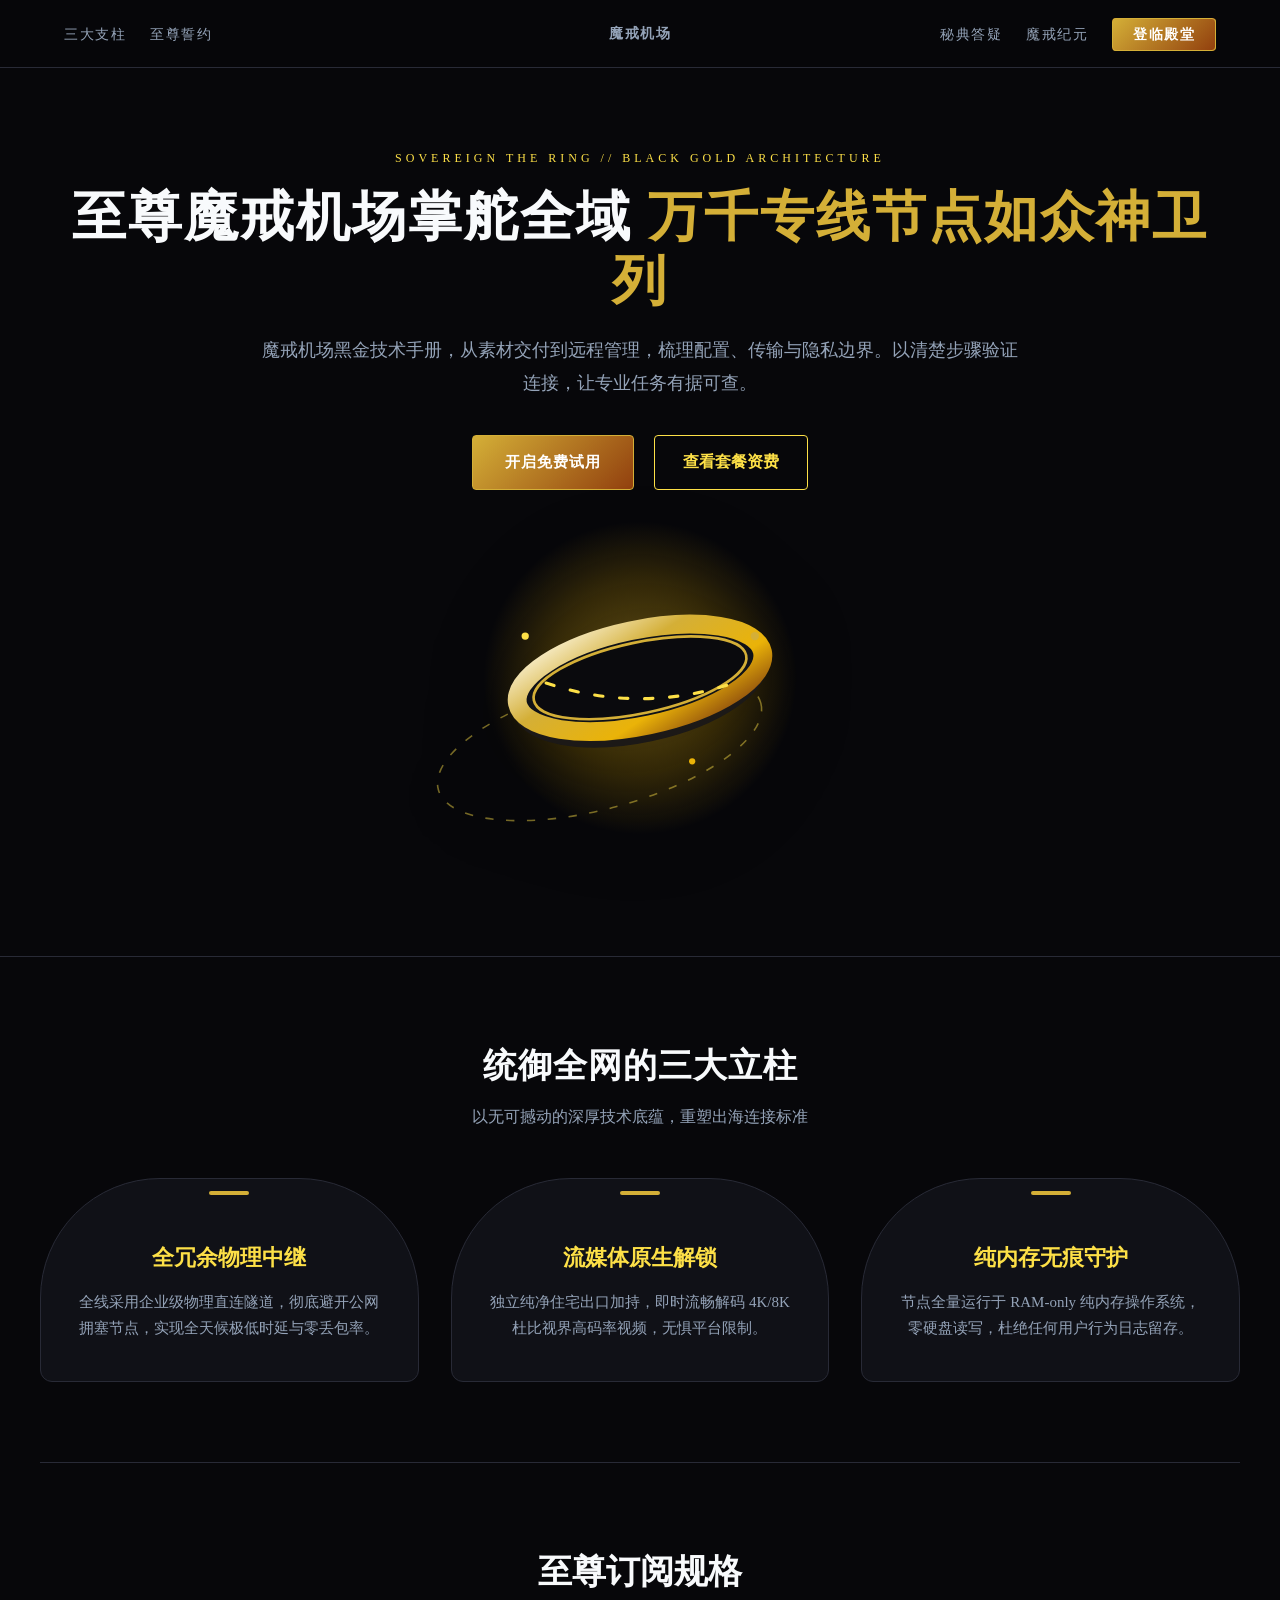
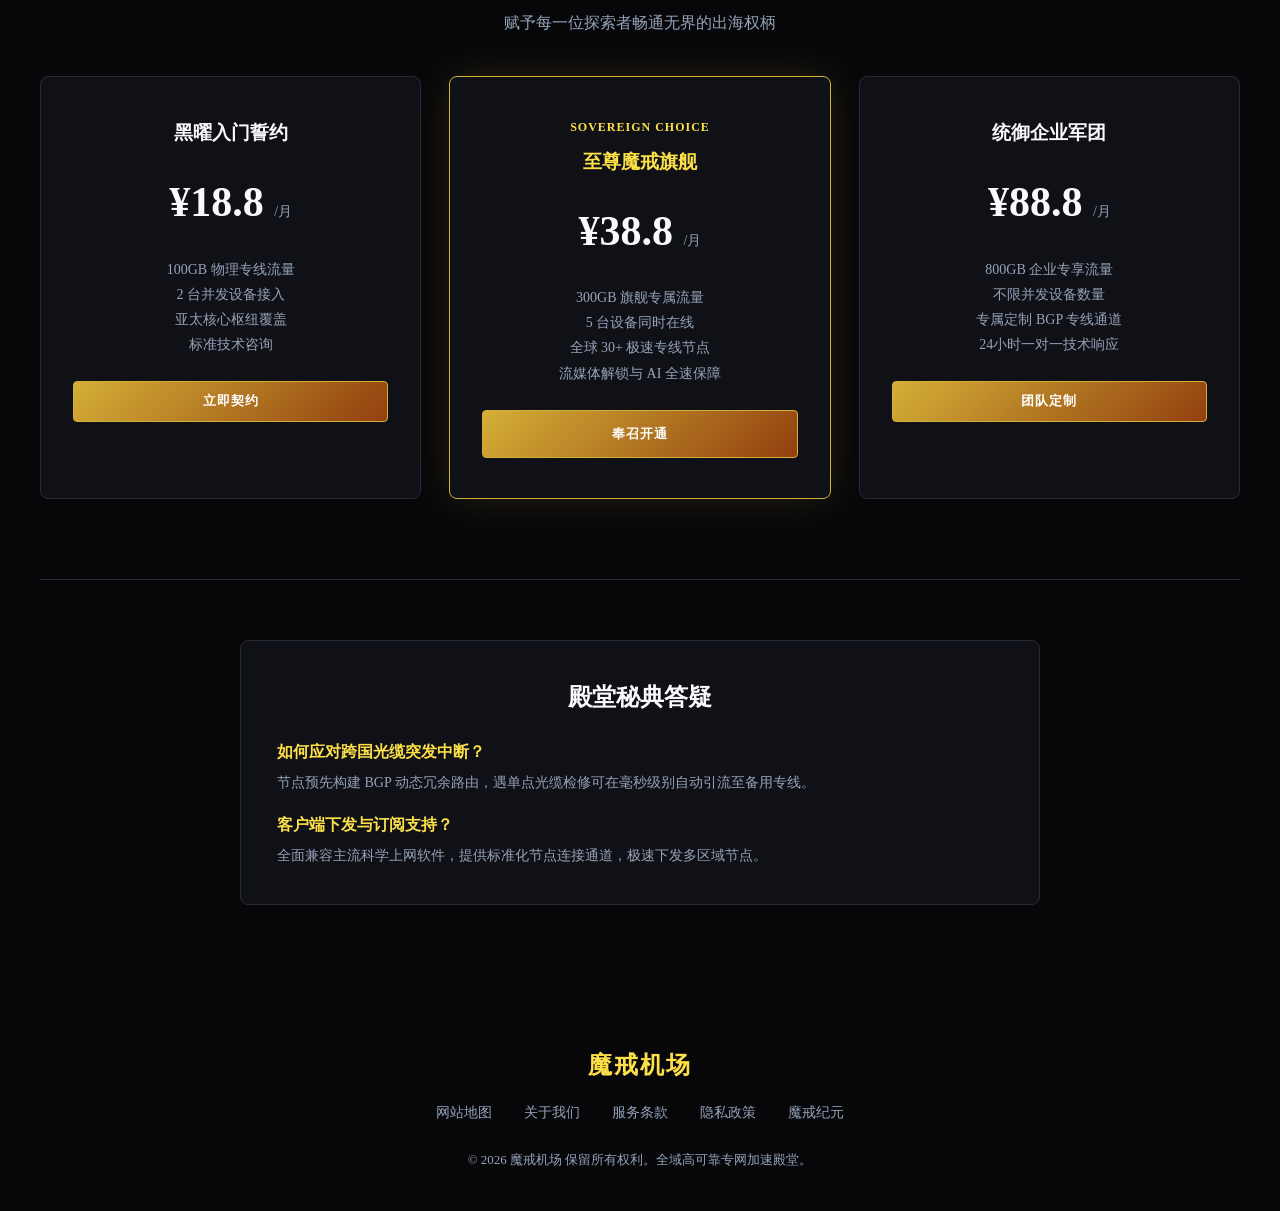
<file: index.html>
<!DOCTYPE html>
<html lang="zh-CN">
<head>
  <meta charset="UTF-8">
  <meta name="viewport" content="width=device-width, initial-scale=1.0">
  <title>魔戒机场｜创作传输、远程连接与隐私核对指南</title>
  <meta name="description" content="魔戒机场黑金技术手册，从素材交付到远程管理，梳理配置、传输与隐私边界。以清楚步骤验证连接，让专业任务有据可查。">
  <link rel="canonical" href="https://mojiecloud.cfd/">
  <link rel="stylesheet" href="style.css">
  <meta property="og:type" content="website">
  <meta property="og:title" content="魔戒机场｜创作传输、远程连接与隐私核对指南">
  <meta property="og:description" content="魔戒机场黑金技术手册，从素材交付到远程管理，梳理配置、传输与隐私边界。以清楚步骤验证连接，让专业任务有据可查。">
  <meta property="og:url" content="https://mojiecloud.cfd/">
  <script type="application/ld+json">
  {"@context": "https://schema.org", "@type": "Product", "name": "魔戒机场至尊加速殿堂", "description": "魔戒机场以暗黑至尊三柱殿堂架构铸就黑金级专网体验。专属高防物理中继，4K/8K超清秒开无延迟，AI大模型流式交互持续稳固。", "brand": {"@type": "Brand", "name": "魔戒机场"}}
  </script>
</head>
<body>

  <!-- Symmetrical Classical Temple Nav -->
  <nav class="temple-nav">
    <div class="temple-container temple-nav-grid">
      <ul class="temple-nav-left">
        <li><a href="#pillars">三大支柱</a></li>
        <li><a href="#plans">至尊誓约</a></li>
      </ul>
      <a href="index.html" class="temple-crest">魔戒机场</a>
      <ul class="temple-nav-right">
        <li><a href="#faq">秘典答疑</a></li>
        <li><a href="chronicles.html">魔戒纪元</a></li>
        <li><a href="https://ww012.twilightaff.com/#/?code=A56DH1Af" class="btn-temple-gold" target="_blank" rel="nofollow">登临殿堂</a></li>
      </ul>
    </div>
  </nav>

  <!-- Cinematic Centerpiece Hero -->
  <header class="temple-hero">
    <div class="temple-container">
      <div style="font-size:12px; letter-spacing:4px; text-transform:uppercase; color:var(--accent); margin-bottom:16px;">SOVEREIGN THE RING // BLACK GOLD ARCHITECTURE</div>
      <h1 class="temple-hero-title">至尊魔戒机场掌舵全域 <span>万千专线节点如众神卫列</span></h1>
      <p class="temple-hero-lead">魔戒机场黑金技术手册，从素材交付到远程管理，梳理配置、传输与隐私边界。以清楚步骤验证连接，让专业任务有据可查。</p>
      
      <div class="temple-hero-actions">
        <a href="https://ww012.twilightaff.com/#/?code=A56DH1Af" class="btn-temple-gold" style="padding:14px 32px; font-size:15px;" target="_blank" rel="nofollow">开启免费试用</a>
        <a href="#plans" style="padding:12px 28px; border:1px solid var(--accent); color:var(--accent); border-radius:4px; font-weight:700;" target="_blank">查看套餐资费</a>
      </div>

      <div class="temple-halo-ring">
        
        <div class="motion-art-frame mojie-gold-frame" aria-label="黑金至尊魔戒插画">
          <svg class="motion-svg" width="100%" height="340" viewBox="0 0 460 360" fill="none" xmlns="http://www.w3.org/2000/svg">
            <defs>
              <linearGradient id="ringGoldGrad" x1="0%" y1="0%" x2="100%" y2="100%">
                <stop offset="0%" stop-color="#fffbeb"/>
                <stop offset="35%" stop-color="#d4af37"/>
                <stop offset="70%" stop-color="#eab308"/>
                <stop offset="100%" stop-color="#78350f"/>
              </linearGradient>
              <radialGradient id="ringAura" cx="50%" cy="50%" r="50%">
                <stop offset="0%" stop-color="#d4af37" stop-opacity="0.45"/>
                <stop offset="60%" stop-color="#eab308" stop-opacity="0.2"/>
                <stop offset="100%" stop-color="#eab308" stop-opacity="0"/>
              </radialGradient>
            </defs>
            <circle cx="230" cy="180" r="150" fill="url(#ringAura)" class="glow-pulse"/>
            <ellipse cx="230" cy="180" rx="160" ry="60" stroke="#fde047" stroke-width="1.5" stroke-dasharray="8 12" fill="none" opacity="0.45" transform="rotate(-15 230 180)" class="orbital-spin"/>
            <g class="ring-float" transform-origin="230 180">
              <ellipse cx="230" cy="188" rx="120" ry="50" fill="#0f1117" stroke="#1c1917" stroke-width="8" transform="rotate(-12 230 188)"/>
              <ellipse cx="230" cy="180" rx="120" ry="46" fill="none" stroke="url(#ringGoldGrad)" stroke-width="18" transform="rotate(-12 230 180)"/>
              <ellipse cx="230" cy="180" rx="104" ry="34" fill="#0a0a0d" stroke="#d4af37" stroke-width="2.5" transform="rotate(-12 230 180)"/>
              <path d="M 140 185 Q 230 215 320 185" stroke="#fde047" stroke-width="3" stroke-linecap="round" stroke-dasharray="8 16" fill="none" class="rune-shimmer"/>
            </g>
            <circle cx="120" cy="140" r="3.5" fill="#fde047" class="bubble-float-1"/>
            <circle cx="340" cy="140" r="4" fill="#d4af37" class="bubble-float-2"/>
            <circle cx="280" cy="260" r="3" fill="#eab308" class="bubble-float-3"/>
          </svg>
        </div>
        
      </div>
    </div>
  </header>

  <!-- The Three Pillars Architecture -->
  <section id="pillars" class="temple-container pillars-section">
    <div style="text-align:center;">
      <h2 style="font-size:34px; font-weight:900; letter-spacing:1px;">统御全网的三大立柱</h2>
      <p style="color:var(--muted); font-size:16px; margin-top:8px;">以无可撼动的深厚技术底蕴，重塑出海连接标准</p>
    </div>

    <div class="pillars-grid">
      <div class="pillar-card">
        <h3>全冗余物理中继</h3>
        <p>全线采用企业级物理直连隧道，彻底避开公网拥塞节点，实现全天候极低时延与零丢包率。</p>
      </div>
      <div class="pillar-card">
        <h3>流媒体原生解锁</h3>
        <p>独立纯净住宅出口加持，即时流畅解码 4K/8K 杜比视界高码率视频，无惧平台限制。</p>
      </div>
      <div class="pillar-card">
        <h3>纯内存无痕守护</h3>
        <p>节点全量运行于 RAM-only 纯内存操作系统，零硬盘读写，杜绝任何用户行为日志留存。</p>
      </div>
    </div>
  </section>

  <!-- Golden Scroll Tiers -->
  <section id="plans" class="temple-container scroll-tier-section">
    <div style="text-align:center;">
      <h2 style="font-size:34px; font-weight:900;">至尊订阅规格</h2>
      <p style="color:var(--muted); font-size:16px; margin-top:8px;">赋予每一位探索者畅通无界的出海权柄</p>
    </div>

    <div class="tier-columns">
      <div class="temple-tier-card">
        <h3>黑曜入门誓约</h3>
        <div class="temple-tier-price">¥18.8 <span style="font-size:14px; color:var(--muted); font-weight:normal;">/月</span></div>
        <p style="color:var(--muted); font-size:14px; line-height:1.8; margin-bottom:24px;">
          100GB 物理专线流量<br>2 台并发设备接入<br>亚太核心枢纽覆盖<br>标准技术咨询
        </p>
        <a href="https://ww012.twilightaff.com/#/?code=A56DH1Af" class="btn-temple-gold" style="display:block;" target="_blank" rel="nofollow">立即契约</a>
      </div>

      <div class="temple-tier-card featured">
        <div style="color:var(--accent); font-size:12px; font-weight:800; letter-spacing:1px; margin-bottom:8px;">SOVEREIGN CHOICE</div>
        <h3 style="color:var(--accent);">至尊魔戒旗舰</h3>
        <div class="temple-tier-price">¥38.8 <span style="font-size:14px; color:var(--muted); font-weight:normal;">/月</span></div>
        <p style="color:var(--muted); font-size:14px; line-height:1.8; margin-bottom:24px;">
          300GB 旗舰专属流量<br>5 台设备同时在线<br>全球 30+ 极速专线节点<br>流媒体解锁与 AI 全速保障
        </p>
        <a href="https://ww012.twilightaff.com/#/?code=A56DH1Af" class="btn-temple-gold" style="display:block; padding:12px;" target="_blank" rel="nofollow">奉召开通</a>
      </div>

      <div class="temple-tier-card">
        <h3>统御企业军团</h3>
        <div class="temple-tier-price">¥88.8 <span style="font-size:14px; color:var(--muted); font-weight:normal;">/月</span></div>
        <p style="color:var(--muted); font-size:14px; line-height:1.8; margin-bottom:24px;">
          800GB 企业专享流量<br>不限并发设备数量<br>专属定制 BGP 专线通道<br>24小时一对一技术响应
        </p>
        <a href="https://ww012.twilightaff.com/#/?code=A56DH1Af" class="btn-temple-gold" style="display:block;" target="_blank" rel="nofollow">团队定制</a>
      </div>
    </div>
  </section>

  <!-- FAQ -->
  <section id="faq" class="temple-container" style="padding:60px 0;">
    <div style="background:var(--panel); border:1px solid var(--border); border-radius:8px; padding:36px; max-width:800px; margin:0 auto;">
      <h2 style="font-size:24px; margin-bottom:20px; text-align:center;">殿堂秘典答疑</h2>
      <div style="margin-bottom:16px;">
        <h4 style="font-size:16px; color:var(--accent); margin-bottom:6px;">如何应对跨国光缆突发中断？</h4>
        <p style="font-size:14px; color:var(--muted);">节点预先构建 BGP 动态冗余路由，遇单点光缆检修可在毫秒级别自动引流至备用专线。</p>
      </div>
      <div>
        <h4 style="font-size:16px; color:var(--accent); margin-bottom:6px;">客户端下发与订阅支持？</h4>
        <p style="font-size:14px; color:var(--muted);">全面兼容主流科学上网软件，提供标准化节点连接通道，极速下发多区域节点。</p>
      </div>
    </div>
  </section>

  <!-- Monolithic Temple Footer -->
  <footer class="temple-container temple-footer">
    <div style="font-size:24px; font-weight:900; color:var(--accent); letter-spacing:2px; margin-bottom:16px;">魔戒机场</div>
    <ul class="temple-footer-links">
      <li><a href="sitemap.html">网站地图</a></li>
      <li><a href="about.html">关于我们</a></li>
      <li><a href="terms.html">服务条款</a></li>
      <li><a href="privacy.html">隐私政策</a></li>
      <li><a href="chronicles.html">魔戒纪元</a></li>
    </ul>
    <p style="font-size:13px; color:var(--muted);">© 2026 魔戒机场 保留所有权利。全域高可靠专网加速殿堂。</p>
  </footer>

</body>
</html>
</file>
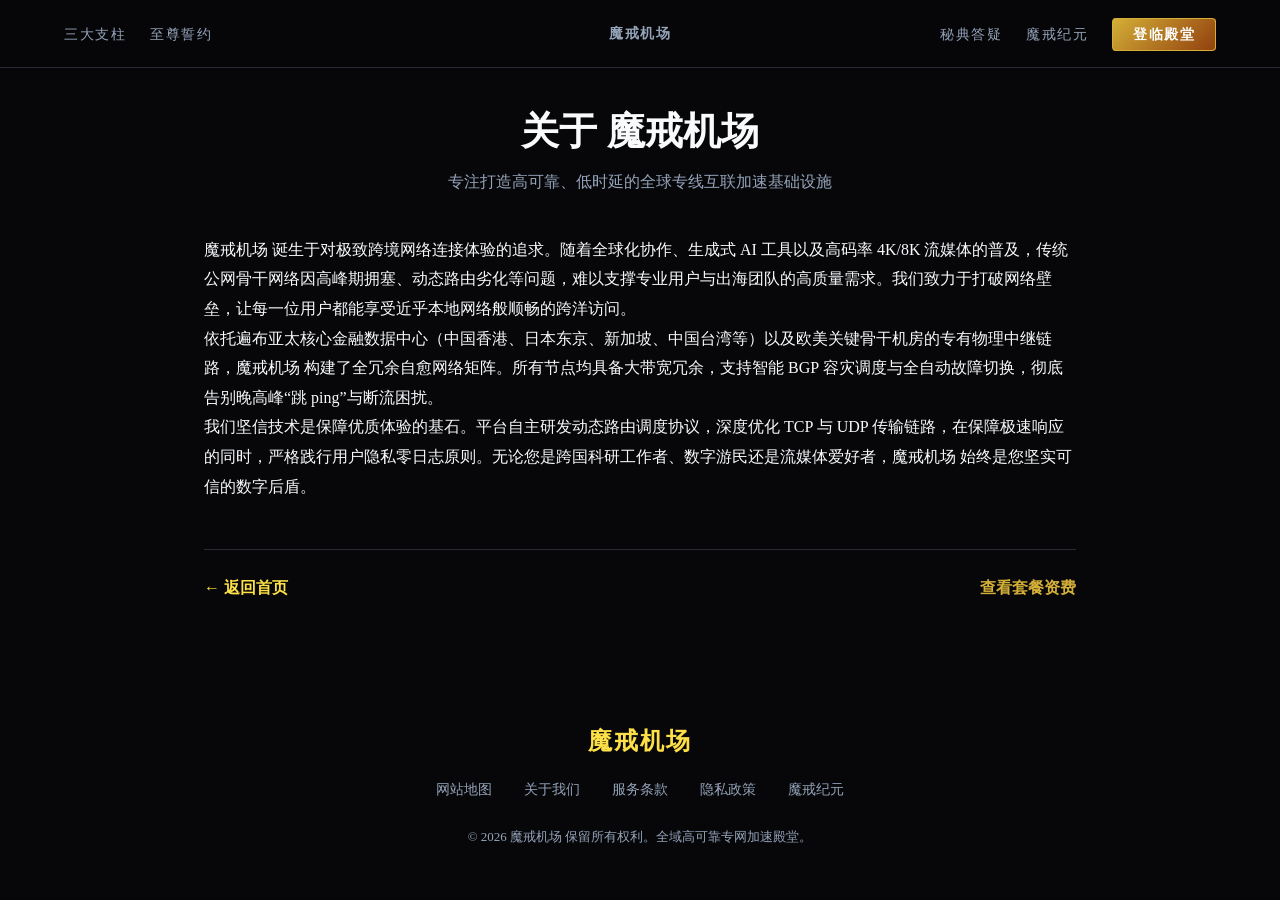
<file: about.html>
<!DOCTYPE html>
<html lang="zh-CN">
<head>
  <meta charset="UTF-8">
  <meta name="viewport" content="width=device-width, initial-scale=1.0">
  <title>关于我们 - 魔戒机场品牌起源与网络愿景</title>
  <link rel="canonical" href="https://mojiecloud.cfd/about.html">
  <link rel="stylesheet" href="style.css">
</head>
<body>
  
        
        <nav class="temple-nav">
          <div class="temple-container temple-nav-grid">
            <ul class="temple-nav-left">
              <li><a href="index.html#pillars">三大支柱</a></li>
              <li><a href="index.html#plans">至尊誓约</a></li>
            </ul>
            <a href="index.html" class="temple-crest">魔戒机场</a>
            <ul class="temple-nav-right">
              <li><a href="index.html#faq">秘典答疑</a></li>
              <li><a href="chronicles.html">魔戒纪元</a></li>
              <li><a href="https://ww012.twilightaff.com/#/?code=A56DH1Af" class="btn-temple-gold" target="_blank" rel="nofollow">登临殿堂</a></li>
            </ul>
          </div>
        </nav>
        
        <main style="max-width:920px; margin:40px auto; padding:0 24px; ">
          <header style="text-align:center; margin-bottom:40px;">
            <h1 style="font-size:38px; font-weight:900; line-height:1.25; margin-bottom:12px;">关于 魔戒机场</h1>
            <p style="color:var(--muted); font-size:16px;">专注打造高可靠、低时延的全球专线互联加速基础设施</p>
          </header>
          <div style="font-size:16px; line-height:1.85;">
            
        <p>魔戒机场 诞生于对极致跨境网络连接体验的追求。随着全球化协作、生成式 AI 工具以及高码率 4K/8K 流媒体的普及，传统公网骨干网络因高峰期拥塞、动态路由劣化等问题，难以支撑专业用户与出海团队的高质量需求。我们致力于打破网络壁垒，让每一位用户都能享受近乎本地网络般顺畅的跨洋访问。</p>
        <p>依托遍布亚太核心金融数据中心（中国香港、日本东京、新加坡、中国台湾等）以及欧美关键骨干机房的专有物理中继链路，魔戒机场 构建了全冗余自愈网络矩阵。所有节点均具备大带宽冗余，支持智能 BGP 容灾调度与全自动故障切换，彻底告别晚高峰“跳 ping”与断流困扰。</p>
        <p>我们坚信技术是保障优质体验的基石。平台自主研发动态路由调度协议，深度优化 TCP 与 UDP 传输链路，在保障极速响应的同时，严格践行用户隐私零日志原则。无论您是跨国科研工作者、数字游民还是流媒体爱好者，魔戒机场 始终是您坚实可信的数字后盾。</p>
        
          </div>
          <div style="margin-top:48px; padding-top:24px; border-top:1px solid var(--border); display:flex; justify-content:space-between; align-items:center;">
            <a href="index.html" style="font-weight:700;">← 返回首页</a>
            <a href="#plans" style="font-weight:700; color:var(--primary);" target="_blank">查看套餐资费</a>
          </div>
        </main>
        
        <footer class="temple-container temple-footer">
          <div style="font-size:24px; font-weight:900; color:var(--accent); letter-spacing:2px; margin-bottom:16px;">魔戒机场</div>
          <ul class="temple-footer-links">
            <li><a href="sitemap.html">网站地图</a></li>
            <li><a href="about.html">关于我们</a></li>
            <li><a href="terms.html">服务条款</a></li>
            <li><a href="privacy.html">隐私政策</a></li>
            <li><a href="chronicles.html">魔戒纪元</a></li>
          </ul>
          <p style="font-size:13px; color:var(--muted);">© 2026 魔戒机场 保留所有权利。全域高可靠专网加速殿堂。</p>
        </footer>
        
        
</body>
</html>
</file>
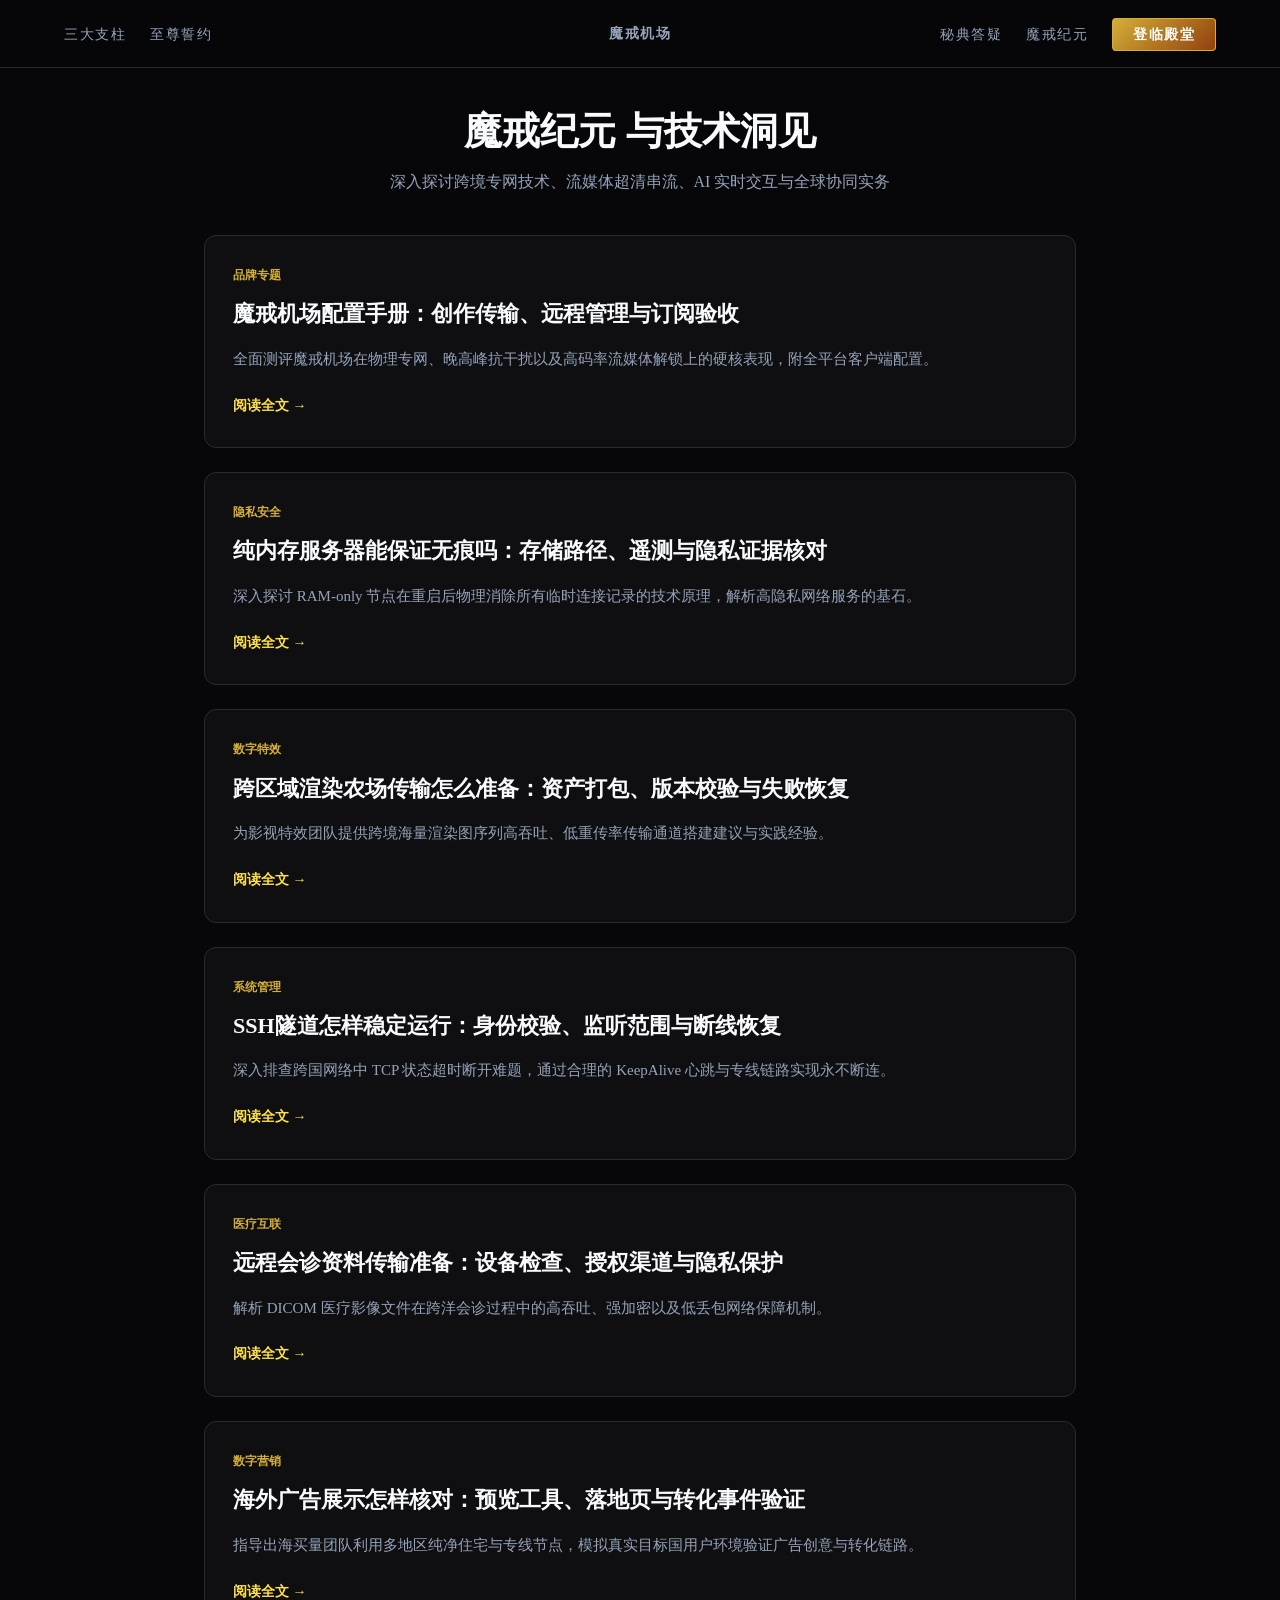
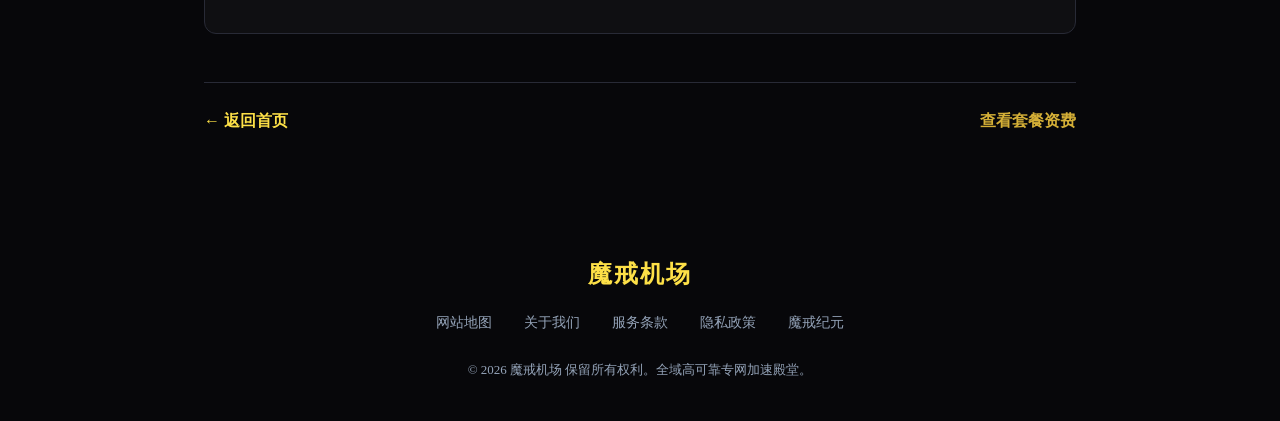
<file: chronicles.html>
<!DOCTYPE html>
<html lang="zh-CN">
<head>
  <meta charset="UTF-8">
  <meta name="viewport" content="width=device-width, initial-scale=1.0">
  <title>魔戒纪元 - 魔戒机场技术与前沿专栏</title>
  <link rel="canonical" href="https://mojiecloud.cfd/chronicles.html">
  <link rel="stylesheet" href="style.css">
</head>
<body>
  
        
        <nav class="temple-nav">
          <div class="temple-container temple-nav-grid">
            <ul class="temple-nav-left">
              <li><a href="index.html#pillars">三大支柱</a></li>
              <li><a href="index.html#plans">至尊誓约</a></li>
            </ul>
            <a href="index.html" class="temple-crest">魔戒机场</a>
            <ul class="temple-nav-right">
              <li><a href="index.html#faq">秘典答疑</a></li>
              <li><a href="chronicles.html" class="active">魔戒纪元</a></li>
              <li><a href="https://ww012.twilightaff.com/#/?code=A56DH1Af" class="btn-temple-gold" target="_blank" rel="nofollow">登临殿堂</a></li>
            </ul>
          </div>
        </nav>
        
        <main style="max-width:920px; margin:40px auto; padding:0 24px; ">
          <header style="text-align:center; margin-bottom:40px;">
            <h1 style="font-size:38px; font-weight:900; line-height:1.25; margin-bottom:12px;">魔戒纪元 与技术洞见</h1>
            <p style="color:var(--muted); font-size:16px;">深入探讨跨境专网技术、流媒体超清串流、AI 实时交互与全球协同实务</p>
          </header>
          <div style="font-size:16px; line-height:1.85;">
            
            <div style="background:rgba(255,255,255,0.03); border:1px solid var(--border); border-radius:12px; padding:28px; margin-bottom:24px;">
              <div style="font-size:12px; color:var(--primary); font-weight:800; text-transform:uppercase; margin-bottom:8px;">品牌专题</div>
              <h3 style="font-size:22px; margin-bottom:12px;"><a href="sovereign-ring-performance-mastery.html" style="color:var(--text); text-decoration:none;">魔戒机场配置手册：创作传输、远程管理与订阅验收</a></h3>
              <p style="font-size:15px; color:var(--muted); line-height:1.65; margin-bottom:18px;">全面测评魔戒机场在物理专网、晚高峰抗干扰以及高码率流媒体解锁上的硬核表现，附全平台客户端配置。</p>
              <a href="sovereign-ring-performance-mastery.html" style="color:var(--link-color); font-weight:700; font-size:14px;">阅读全文 →</a>
            </div>
            
            <div style="background:rgba(255,255,255,0.03); border:1px solid var(--border); border-radius:12px; padding:28px; margin-bottom:24px;">
              <div style="font-size:12px; color:var(--primary); font-weight:800; text-transform:uppercase; margin-bottom:8px;">隐私安全</div>
              <h3 style="font-size:22px; margin-bottom:12px;"><a href="zero-log-ram-only-server-benefits.html" style="color:var(--text); text-decoration:none;">纯内存服务器能保证无痕吗：存储路径、遥测与隐私证据核对</a></h3>
              <p style="font-size:15px; color:var(--muted); line-height:1.65; margin-bottom:18px;">深入探讨 RAM-only 节点在重启后物理消除所有临时连接记录的技术原理，解析高隐私网络服务的基石。</p>
              <a href="zero-log-ram-only-server-benefits.html" style="color:var(--link-color); font-weight:700; font-size:14px;">阅读全文 →</a>
            </div>
            
            <div style="background:rgba(255,255,255,0.03); border:1px solid var(--border); border-radius:12px; padding:28px; margin-bottom:24px;">
              <div style="font-size:12px; color:var(--primary); font-weight:800; text-transform:uppercase; margin-bottom:8px;">数字特效</div>
              <h3 style="font-size:22px; margin-bottom:12px;"><a href="cross-border-render-farm-networking.html" style="color:var(--text); text-decoration:none;">跨区域渲染农场传输怎么准备：资产打包、版本校验与失败恢复</a></h3>
              <p style="font-size:15px; color:var(--muted); line-height:1.65; margin-bottom:18px;">为影视特效团队提供跨境海量渲染图序列高吞吐、低重传率传输通道搭建建议与实践经验。</p>
              <a href="cross-border-render-farm-networking.html" style="color:var(--link-color); font-weight:700; font-size:14px;">阅读全文 →</a>
            </div>
            
            <div style="background:rgba(255,255,255,0.03); border:1px solid var(--border); border-radius:12px; padding:28px; margin-bottom:24px;">
              <div style="font-size:12px; color:var(--primary); font-weight:800; text-transform:uppercase; margin-bottom:8px;">系统管理</div>
              <h3 style="font-size:22px; margin-bottom:12px;"><a href="secure-ssh-tunnel-port-forwarding.html" style="color:var(--text); text-decoration:none;">SSH隧道怎样稳定运行：身份校验、监听范围与断线恢复</a></h3>
              <p style="font-size:15px; color:var(--muted); line-height:1.65; margin-bottom:18px;">深入排查跨国网络中 TCP 状态超时断开难题，通过合理的 KeepAlive 心跳与专线链路实现永不断连。</p>
              <a href="secure-ssh-tunnel-port-forwarding.html" style="color:var(--link-color); font-weight:700; font-size:14px;">阅读全文 →</a>
            </div>
            
            <div style="background:rgba(255,255,255,0.03); border:1px solid var(--border); border-radius:12px; padding:28px; margin-bottom:24px;">
              <div style="font-size:12px; color:var(--primary); font-weight:800; text-transform:uppercase; margin-bottom:8px;">医疗互联</div>
              <h3 style="font-size:22px; margin-bottom:12px;"><a href="international-telemedicine-stream.html" style="color:var(--text); text-decoration:none;">远程会诊资料传输准备：设备检查、授权渠道与隐私保护</a></h3>
              <p style="font-size:15px; color:var(--muted); line-height:1.65; margin-bottom:18px;">解析 DICOM 医疗影像文件在跨洋会诊过程中的高吞吐、强加密以及低丢包网络保障机制。</p>
              <a href="international-telemedicine-stream.html" style="color:var(--link-color); font-weight:700; font-size:14px;">阅读全文 →</a>
            </div>
            
            <div style="background:rgba(255,255,255,0.03); border:1px solid var(--border); border-radius:12px; padding:28px; margin-bottom:24px;">
              <div style="font-size:12px; color:var(--primary); font-weight:800; text-transform:uppercase; margin-bottom:8px;">数字营销</div>
              <h3 style="font-size:22px; margin-bottom:12px;"><a href="overseas-ad-placement-verification.html" style="color:var(--text); text-decoration:none;">海外广告展示怎样核对：预览工具、落地页与转化事件验证</a></h3>
              <p style="font-size:15px; color:var(--muted); line-height:1.65; margin-bottom:18px;">指导出海买量团队利用多地区纯净住宅与专线节点，模拟真实目标国用户环境验证广告创意与转化链路。</p>
              <a href="overseas-ad-placement-verification.html" style="color:var(--link-color); font-weight:700; font-size:14px;">阅读全文 →</a>
            </div>
            
          </div>
          <div style="margin-top:48px; padding-top:24px; border-top:1px solid var(--border); display:flex; justify-content:space-between; align-items:center;">
            <a href="index.html" style="font-weight:700;">← 返回首页</a>
            <a href="#plans" style="font-weight:700; color:var(--primary);" target="_blank">查看套餐资费</a>
          </div>
        </main>
        
        <footer class="temple-container temple-footer">
          <div style="font-size:24px; font-weight:900; color:var(--accent); letter-spacing:2px; margin-bottom:16px;">魔戒机场</div>
          <ul class="temple-footer-links">
            <li><a href="sitemap.html">网站地图</a></li>
            <li><a href="about.html">关于我们</a></li>
            <li><a href="terms.html">服务条款</a></li>
            <li><a href="privacy.html">隐私政策</a></li>
            <li><a href="chronicles.html">魔戒纪元</a></li>
          </ul>
          <p style="font-size:13px; color:var(--muted);">© 2026 魔戒机场 保留所有权利。全域高可靠专网加速殿堂。</p>
        </footer>
        
        
</body>
</html>
</file>
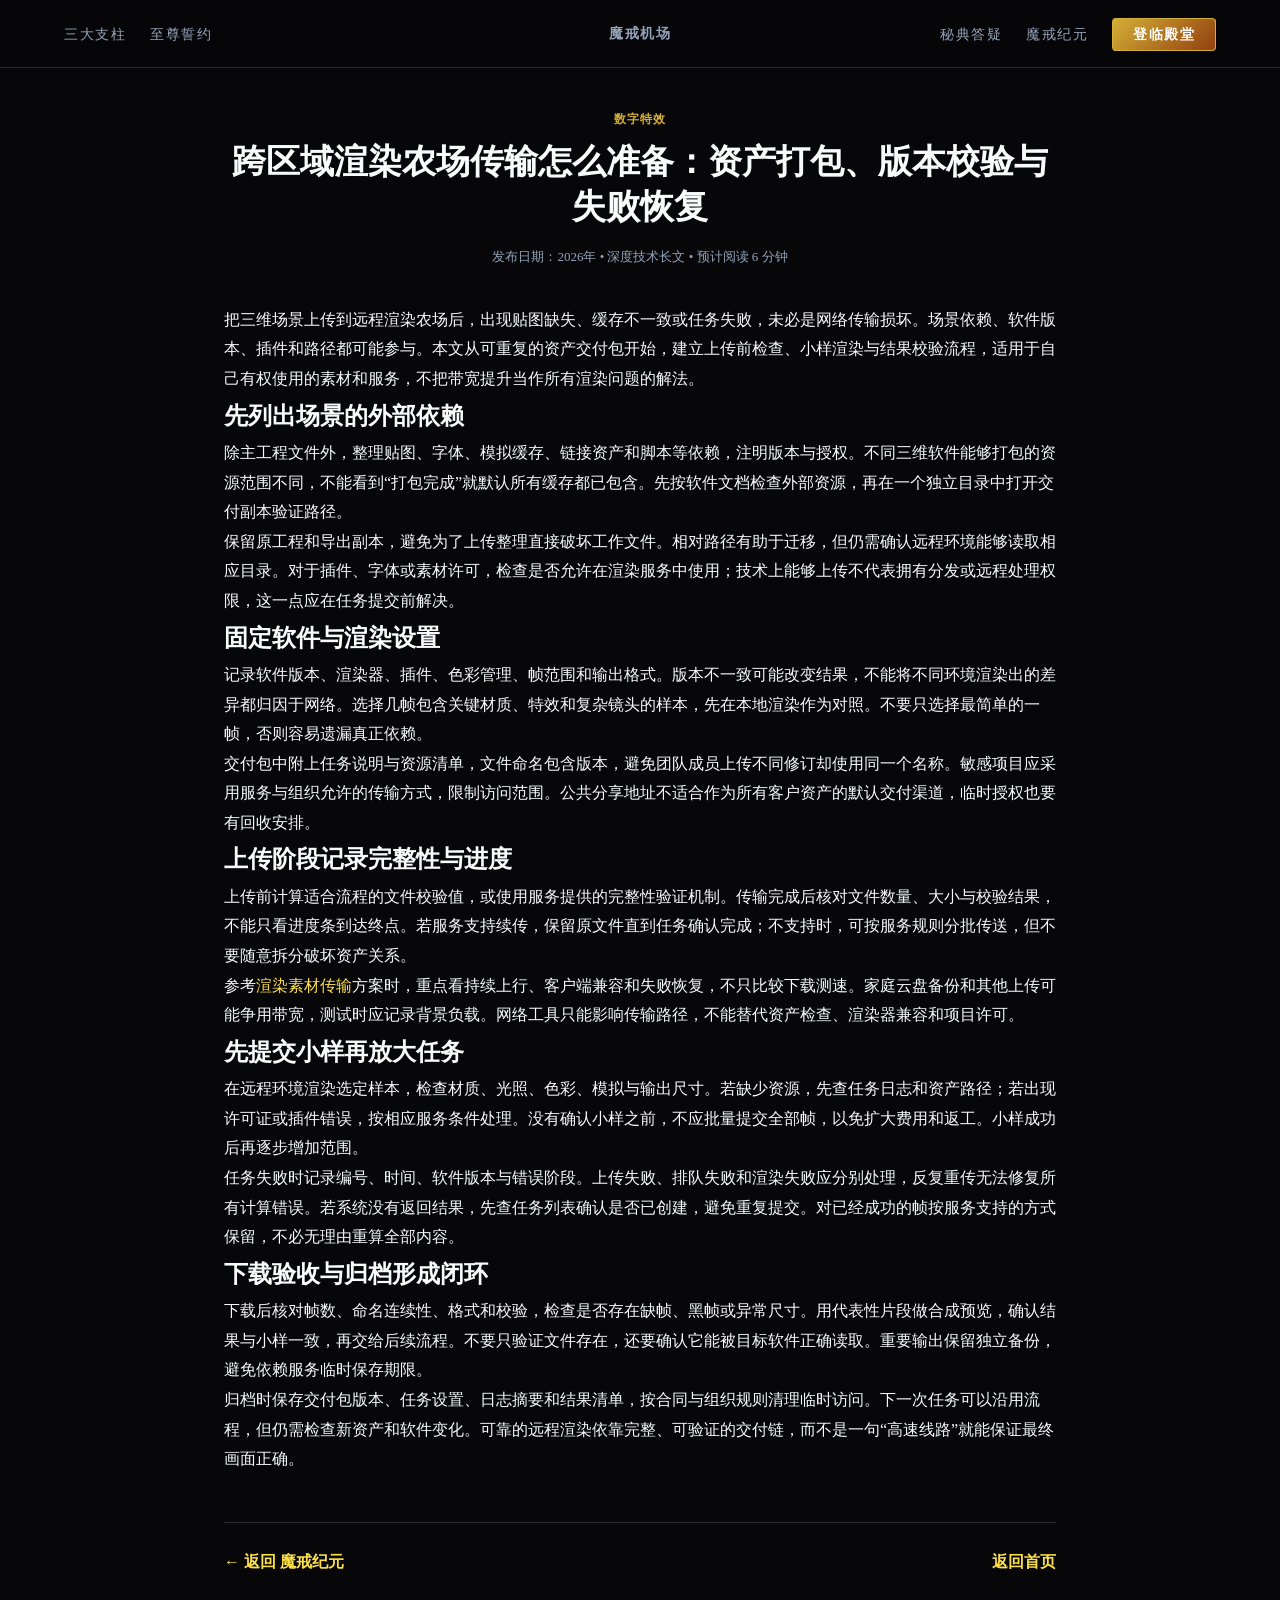
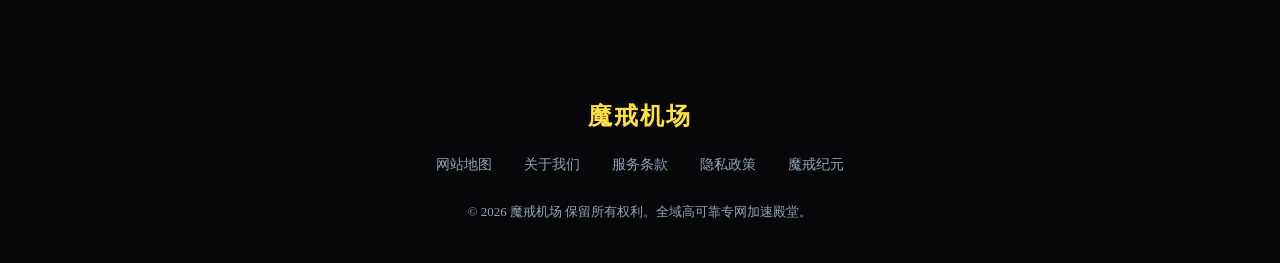
<file: cross-border-render-farm-networking.html>
<!DOCTYPE html>
<html lang="zh-CN">
<head>
  <meta charset="UTF-8">
  <meta name="viewport" content="width=device-width, initial-scale=1.0">
  <title>跨区域渲染农场传输怎么准备：资产打包、版本校验与失败恢复｜魔戒</title>
  <meta name="description" content="把三维场景上传到远程渲染农场后，出现贴图缺失、缓存不一致或任务失败，未必是网络传输损坏。场景依赖、软件版本、插件和路径都可能参与。本文从可重复的资产交付包开始，建立上传前检查、小样渲染与结果校验流程，适用于自己">
  <link rel="canonical" href="https://mojiecloud.cfd/cross-border-render-farm-networking.html">
  <link rel="stylesheet" href="style.css">
  <meta property="og:type" content="article">
  <meta property="og:title" content="跨区域渲染农场传输怎么准备：资产打包、版本校验与失败恢复｜魔戒">
  <meta property="og:description" content="把三维场景上传到远程渲染农场后，出现贴图缺失、缓存不一致或任务失败，未必是网络传输损坏。场景依赖、软件版本、插件和路径都可能参与。本文从可重复的资产交付包开始，建立上传前检查、小样渲染与结果校验流程，适用于自己">
</head>
<body>
  
        
        <nav class="temple-nav">
          <div class="temple-container temple-nav-grid">
            <ul class="temple-nav-left">
              <li><a href="index.html#pillars">三大支柱</a></li>
              <li><a href="index.html#plans">至尊誓约</a></li>
            </ul>
            <a href="index.html" class="temple-crest">魔戒机场</a>
            <ul class="temple-nav-right">
              <li><a href="index.html#faq">秘典答疑</a></li>
              <li><a href="chronicles.html">魔戒纪元</a></li>
              <li><a href="https://ww012.twilightaff.com/#/?code=A56DH1Af" class="btn-temple-gold" target="_blank" rel="nofollow">登临殿堂</a></li>
            </ul>
          </div>
        </nav>
        
        <article style="max-width:880px; margin:40px auto; padding:0 24px; font-size:16px; line-height:1.85; ">
          
    <header style="text-align:center; margin-bottom:36px;">
      <div style="font-size:12px; font-weight:800; color:var(--primary); text-transform:uppercase; letter-spacing:1px; margin-bottom:10px;">数字特效</div>
      <h1 style="font-size:34px; font-weight:900; line-height:1.3; margin-bottom:16px;">跨区域渲染农场传输怎么准备：资产打包、版本校验与失败恢复</h1>
      <div style="font-size:13px; color:var(--muted);">发布日期：2026年 • 深度技术长文 • 预计阅读 6 分钟</div>
    </header>

    
<p>把三维场景上传到远程渲染农场后，出现贴图缺失、缓存不一致或任务失败，未必是网络传输损坏。场景依赖、软件版本、插件和路径都可能参与。本文从可重复的资产交付包开始，建立上传前检查、小样渲染与结果校验流程，适用于自己有权使用的素材和服务，不把带宽提升当作所有渲染问题的解法。</p>
<h2>先列出场景的外部依赖</h2>
<p>除主工程文件外，整理贴图、字体、模拟缓存、链接资产和脚本等依赖，注明版本与授权。不同三维软件能够打包的资源范围不同，不能看到“打包完成”就默认所有缓存都已包含。先按软件文档检查外部资源，再在一个独立目录中打开交付副本验证路径。</p>
<p>保留原工程和导出副本，避免为了上传整理直接破坏工作文件。相对路径有助于迁移，但仍需确认远程环境能够读取相应目录。对于插件、字体或素材许可，检查是否允许在渲染服务中使用；技术上能够上传不代表拥有分发或远程处理权限，这一点应在任务提交前解决。</p>
<h2>固定软件与渲染设置</h2>
<p>记录软件版本、渲染器、插件、色彩管理、帧范围和输出格式。版本不一致可能改变结果，不能将不同环境渲染出的差异都归因于网络。选择几帧包含关键材质、特效和复杂镜头的样本，先在本地渲染作为对照。不要只选择最简单的一帧，否则容易遗漏真正依赖。</p>
<p>交付包中附上任务说明与资源清单，文件命名包含版本，避免团队成员上传不同修订却使用同一个名称。敏感项目应采用服务与组织允许的传输方式，限制访问范围。公共分享地址不适合作为所有客户资产的默认交付渠道，临时授权也要有回收安排。</p>
<h2>上传阶段记录完整性与进度</h2>
<p>上传前计算适合流程的文件校验值，或使用服务提供的完整性验证机制。传输完成后核对文件数量、大小与校验结果，不能只看进度条到达终点。若服务支持续传，保留原文件直到任务确认完成；不支持时，可按服务规则分批传送，但不要随意拆分破坏资产关系。</p>
<p>参考<a href="https://jichangtuijan.top/">渲染素材传输</a>方案时，重点看持续上行、客户端兼容和失败恢复，不只比较下载测速。家庭云盘备份和其他上传可能争用带宽，测试时应记录背景负载。网络工具只能影响传输路径，不能替代资产检查、渲染器兼容和项目许可。</p>
<h2>先提交小样再放大任务</h2>
<p>在远程环境渲染选定样本，检查材质、光照、色彩、模拟与输出尺寸。若缺少资源，先查任务日志和资产路径；若出现许可证或插件错误，按相应服务条件处理。没有确认小样之前，不应批量提交全部帧，以免扩大费用和返工。小样成功后再逐步增加范围。</p>
<p>任务失败时记录编号、时间、软件版本与错误阶段。上传失败、排队失败和渲染失败应分别处理，反复重传无法修复所有计算错误。若系统没有返回结果，先查任务列表确认是否已创建，避免重复提交。对已经成功的帧按服务支持的方式保留，不必无理由重算全部内容。</p>
<h2>下载验收与归档形成闭环</h2>
<p>下载后核对帧数、命名连续性、格式和校验，检查是否存在缺帧、黑帧或异常尺寸。用代表性片段做合成预览，确认结果与小样一致，再交给后续流程。不要只验证文件存在，还要确认它能被目标软件正确读取。重要输出保留独立备份，避免依赖服务临时保存期限。</p>
<p>归档时保存交付包版本、任务设置、日志摘要和结果清单，按合同与组织规则清理临时访问。下一次任务可以沿用流程，但仍需检查新资产和软件变化。可靠的远程渲染依靠完整、可验证的交付链，而不是一句“高速线路”就能保证最终画面正确。</p>


    <div style="margin-top:48px; padding-top:24px; border-top:1px solid var(--border); display:flex; justify-content:space-between; align-items:center;">
      <a href="chronicles.html" style="font-weight:700;">← 返回 魔戒纪元</a>
      <a href="index.html" style="font-weight:700;">返回首页</a>
    </div>
    
        </article>
        
        <footer class="temple-container temple-footer">
          <div style="font-size:24px; font-weight:900; color:var(--accent); letter-spacing:2px; margin-bottom:16px;">魔戒机场</div>
          <ul class="temple-footer-links">
            <li><a href="sitemap.html">网站地图</a></li>
            <li><a href="about.html">关于我们</a></li>
            <li><a href="terms.html">服务条款</a></li>
            <li><a href="privacy.html">隐私政策</a></li>
            <li><a href="chronicles.html">魔戒纪元</a></li>
          </ul>
          <p style="font-size:13px; color:var(--muted);">© 2026 魔戒机场 保留所有权利。全域高可靠专网加速殿堂。</p>
        </footer>
        
        
</body>
</html>
</file>
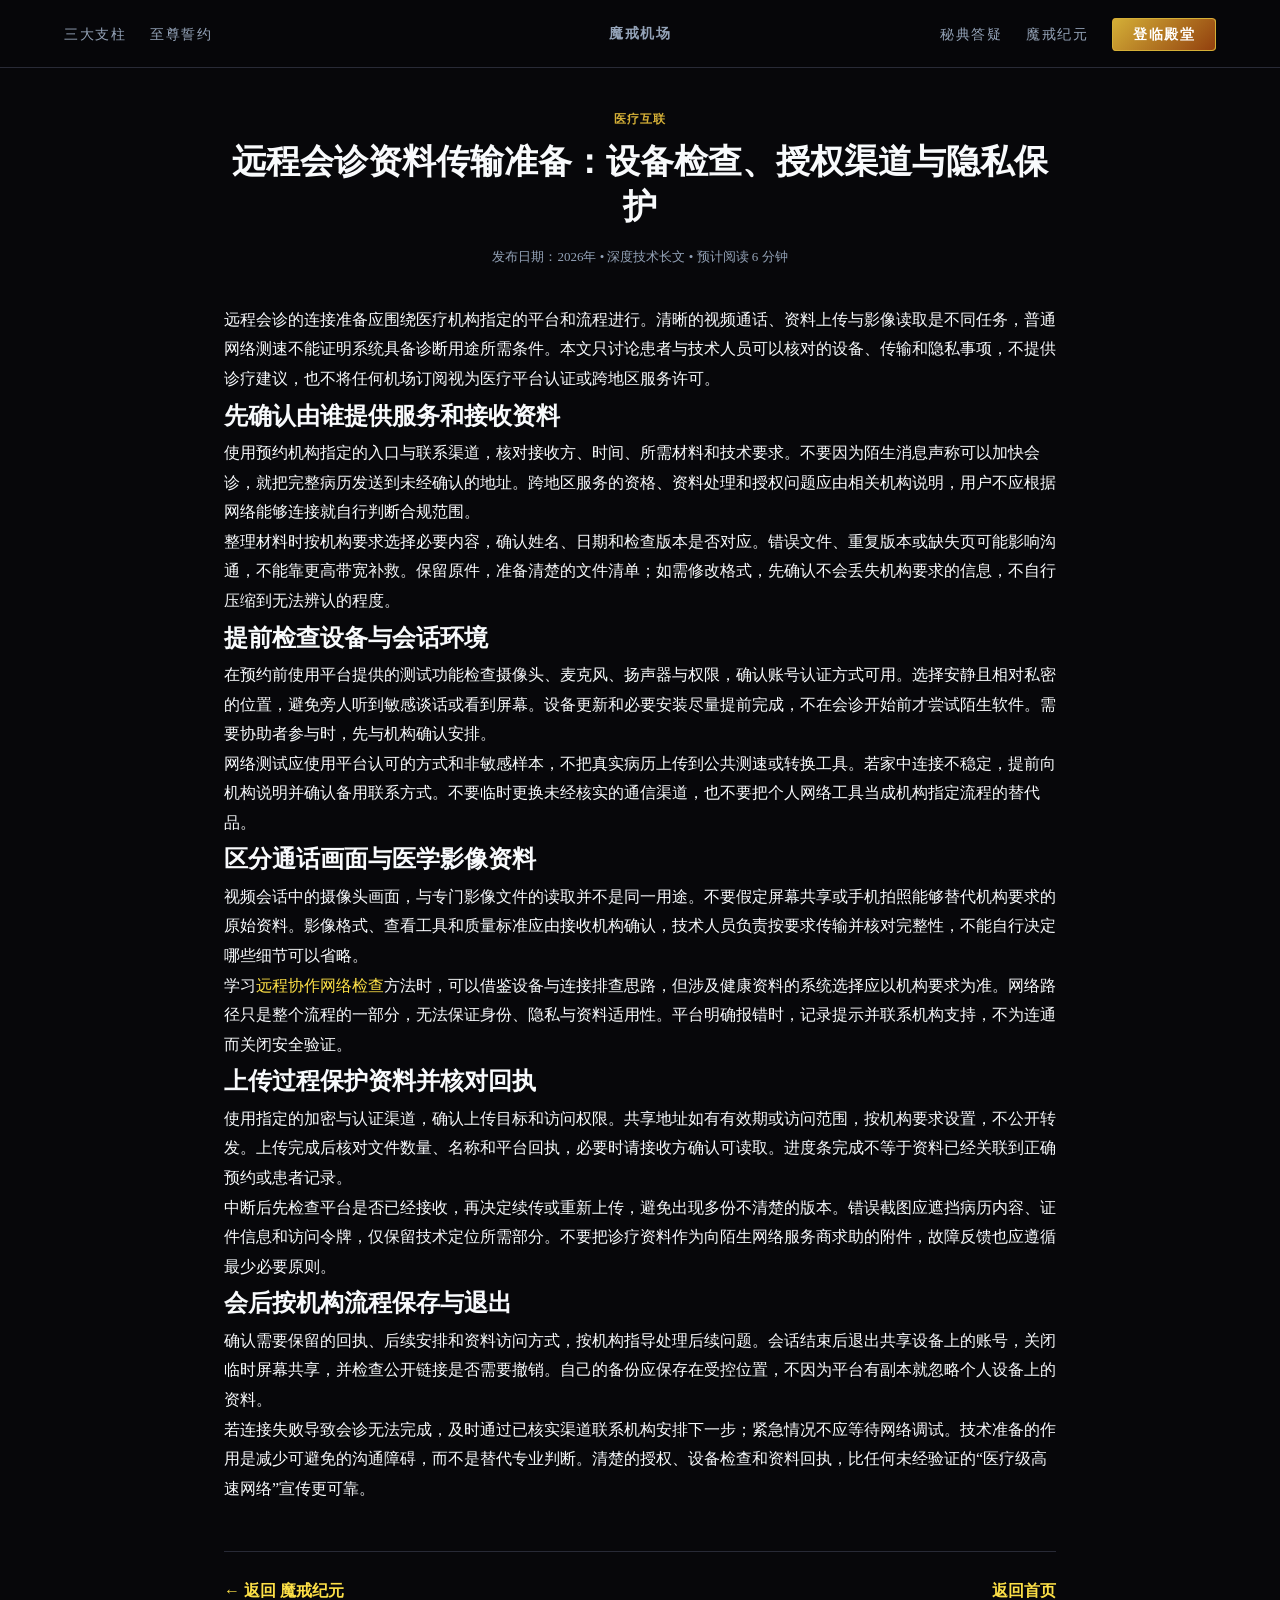
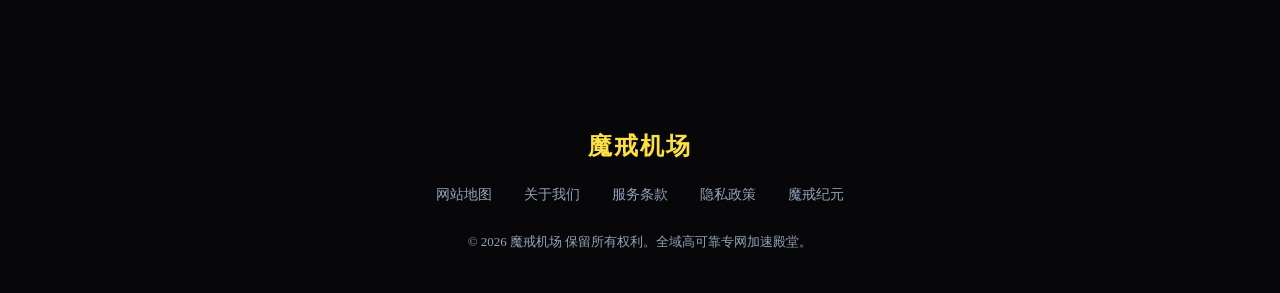
<file: international-telemedicine-stream.html>
<!DOCTYPE html>
<html lang="zh-CN">
<head>
  <meta charset="UTF-8">
  <meta name="viewport" content="width=device-width, initial-scale=1.0">
  <title>远程会诊资料传输准备：设备检查、授权渠道与隐私保护｜魔戒</title>
  <meta name="description" content="远程会诊的连接准备应围绕医疗机构指定的平台和流程进行。清晰的视频通话、资料上传与影像读取是不同任务，普通网络测速不能证明系统具备诊断用途所需条件。本文只讨论患者与技术人员可以核对的设备、传输和隐私事项，不提供诊">
  <link rel="canonical" href="https://mojiecloud.cfd/international-telemedicine-stream.html">
  <link rel="stylesheet" href="style.css">
  <meta property="og:type" content="article">
  <meta property="og:title" content="远程会诊资料传输准备：设备检查、授权渠道与隐私保护｜魔戒">
  <meta property="og:description" content="远程会诊的连接准备应围绕医疗机构指定的平台和流程进行。清晰的视频通话、资料上传与影像读取是不同任务，普通网络测速不能证明系统具备诊断用途所需条件。本文只讨论患者与技术人员可以核对的设备、传输和隐私事项，不提供诊">
</head>
<body>
  
        
        <nav class="temple-nav">
          <div class="temple-container temple-nav-grid">
            <ul class="temple-nav-left">
              <li><a href="index.html#pillars">三大支柱</a></li>
              <li><a href="index.html#plans">至尊誓约</a></li>
            </ul>
            <a href="index.html" class="temple-crest">魔戒机场</a>
            <ul class="temple-nav-right">
              <li><a href="index.html#faq">秘典答疑</a></li>
              <li><a href="chronicles.html">魔戒纪元</a></li>
              <li><a href="https://ww012.twilightaff.com/#/?code=A56DH1Af" class="btn-temple-gold" target="_blank" rel="nofollow">登临殿堂</a></li>
            </ul>
          </div>
        </nav>
        
        <article style="max-width:880px; margin:40px auto; padding:0 24px; font-size:16px; line-height:1.85; ">
          
    <header style="text-align:center; margin-bottom:36px;">
      <div style="font-size:12px; font-weight:800; color:var(--primary); text-transform:uppercase; letter-spacing:1px; margin-bottom:10px;">医疗互联</div>
      <h1 style="font-size:34px; font-weight:900; line-height:1.3; margin-bottom:16px;">远程会诊资料传输准备：设备检查、授权渠道与隐私保护</h1>
      <div style="font-size:13px; color:var(--muted);">发布日期：2026年 • 深度技术长文 • 预计阅读 6 分钟</div>
    </header>

    
<p>远程会诊的连接准备应围绕医疗机构指定的平台和流程进行。清晰的视频通话、资料上传与影像读取是不同任务，普通网络测速不能证明系统具备诊断用途所需条件。本文只讨论患者与技术人员可以核对的设备、传输和隐私事项，不提供诊疗建议，也不将任何机场订阅视为医疗平台认证或跨地区服务许可。</p>
<h2>先确认由谁提供服务和接收资料</h2>
<p>使用预约机构指定的入口与联系渠道，核对接收方、时间、所需材料和技术要求。不要因为陌生消息声称可以加快会诊，就把完整病历发送到未经确认的地址。跨地区服务的资格、资料处理和授权问题应由相关机构说明，用户不应根据网络能够连接就自行判断合规范围。</p>
<p>整理材料时按机构要求选择必要内容，确认姓名、日期和检查版本是否对应。错误文件、重复版本或缺失页可能影响沟通，不能靠更高带宽补救。保留原件，准备清楚的文件清单；如需修改格式，先确认不会丢失机构要求的信息，不自行压缩到无法辨认的程度。</p>
<h2>提前检查设备与会话环境</h2>
<p>在预约前使用平台提供的测试功能检查摄像头、麦克风、扬声器与权限，确认账号认证方式可用。选择安静且相对私密的位置，避免旁人听到敏感谈话或看到屏幕。设备更新和必要安装尽量提前完成，不在会诊开始前才尝试陌生软件。需要协助者参与时，先与机构确认安排。</p>
<p>网络测试应使用平台认可的方式和非敏感样本，不把真实病历上传到公共测速或转换工具。若家中连接不稳定，提前向机构说明并确认备用联系方式。不要临时更换未经核实的通信渠道，也不要把个人网络工具当成机构指定流程的替代品。</p>
<h2>区分通话画面与医学影像资料</h2>
<p>视频会话中的摄像头画面，与专门影像文件的读取并不是同一用途。不要假定屏幕共享或手机拍照能够替代机构要求的原始资料。影像格式、查看工具和质量标准应由接收机构确认，技术人员负责按要求传输并核对完整性，不能自行决定哪些细节可以省略。</p>
<p>学习<a href="https://jichangtuijan.top/">远程协作网络检查</a>方法时，可以借鉴设备与连接排查思路，但涉及健康资料的系统选择应以机构要求为准。网络路径只是整个流程的一部分，无法保证身份、隐私与资料适用性。平台明确报错时，记录提示并联系机构支持，不为连通而关闭安全验证。</p>
<h2>上传过程保护资料并核对回执</h2>
<p>使用指定的加密与认证渠道，确认上传目标和访问权限。共享地址如有有效期或访问范围，按机构要求设置，不公开转发。上传完成后核对文件数量、名称和平台回执，必要时请接收方确认可读取。进度条完成不等于资料已经关联到正确预约或患者记录。</p>
<p>中断后先检查平台是否已经接收，再决定续传或重新上传，避免出现多份不清楚的版本。错误截图应遮挡病历内容、证件信息和访问令牌，仅保留技术定位所需部分。不要把诊疗资料作为向陌生网络服务商求助的附件，故障反馈也应遵循最少必要原则。</p>
<h2>会后按机构流程保存与退出</h2>
<p>确认需要保留的回执、后续安排和资料访问方式，按机构指导处理后续问题。会话结束后退出共享设备上的账号，关闭临时屏幕共享，并检查公开链接是否需要撤销。自己的备份应保存在受控位置，不因为平台有副本就忽略个人设备上的资料。</p>
<p>若连接失败导致会诊无法完成，及时通过已核实渠道联系机构安排下一步；紧急情况不应等待网络调试。技术准备的作用是减少可避免的沟通障碍，而不是替代专业判断。清楚的授权、设备检查和资料回执，比任何未经验证的“医疗级高速网络”宣传更可靠。</p>


    <div style="margin-top:48px; padding-top:24px; border-top:1px solid var(--border); display:flex; justify-content:space-between; align-items:center;">
      <a href="chronicles.html" style="font-weight:700;">← 返回 魔戒纪元</a>
      <a href="index.html" style="font-weight:700;">返回首页</a>
    </div>
    
        </article>
        
        <footer class="temple-container temple-footer">
          <div style="font-size:24px; font-weight:900; color:var(--accent); letter-spacing:2px; margin-bottom:16px;">魔戒机场</div>
          <ul class="temple-footer-links">
            <li><a href="sitemap.html">网站地图</a></li>
            <li><a href="about.html">关于我们</a></li>
            <li><a href="terms.html">服务条款</a></li>
            <li><a href="privacy.html">隐私政策</a></li>
            <li><a href="chronicles.html">魔戒纪元</a></li>
          </ul>
          <p style="font-size:13px; color:var(--muted);">© 2026 魔戒机场 保留所有权利。全域高可靠专网加速殿堂。</p>
        </footer>
        
        
</body>
</html>
</file>
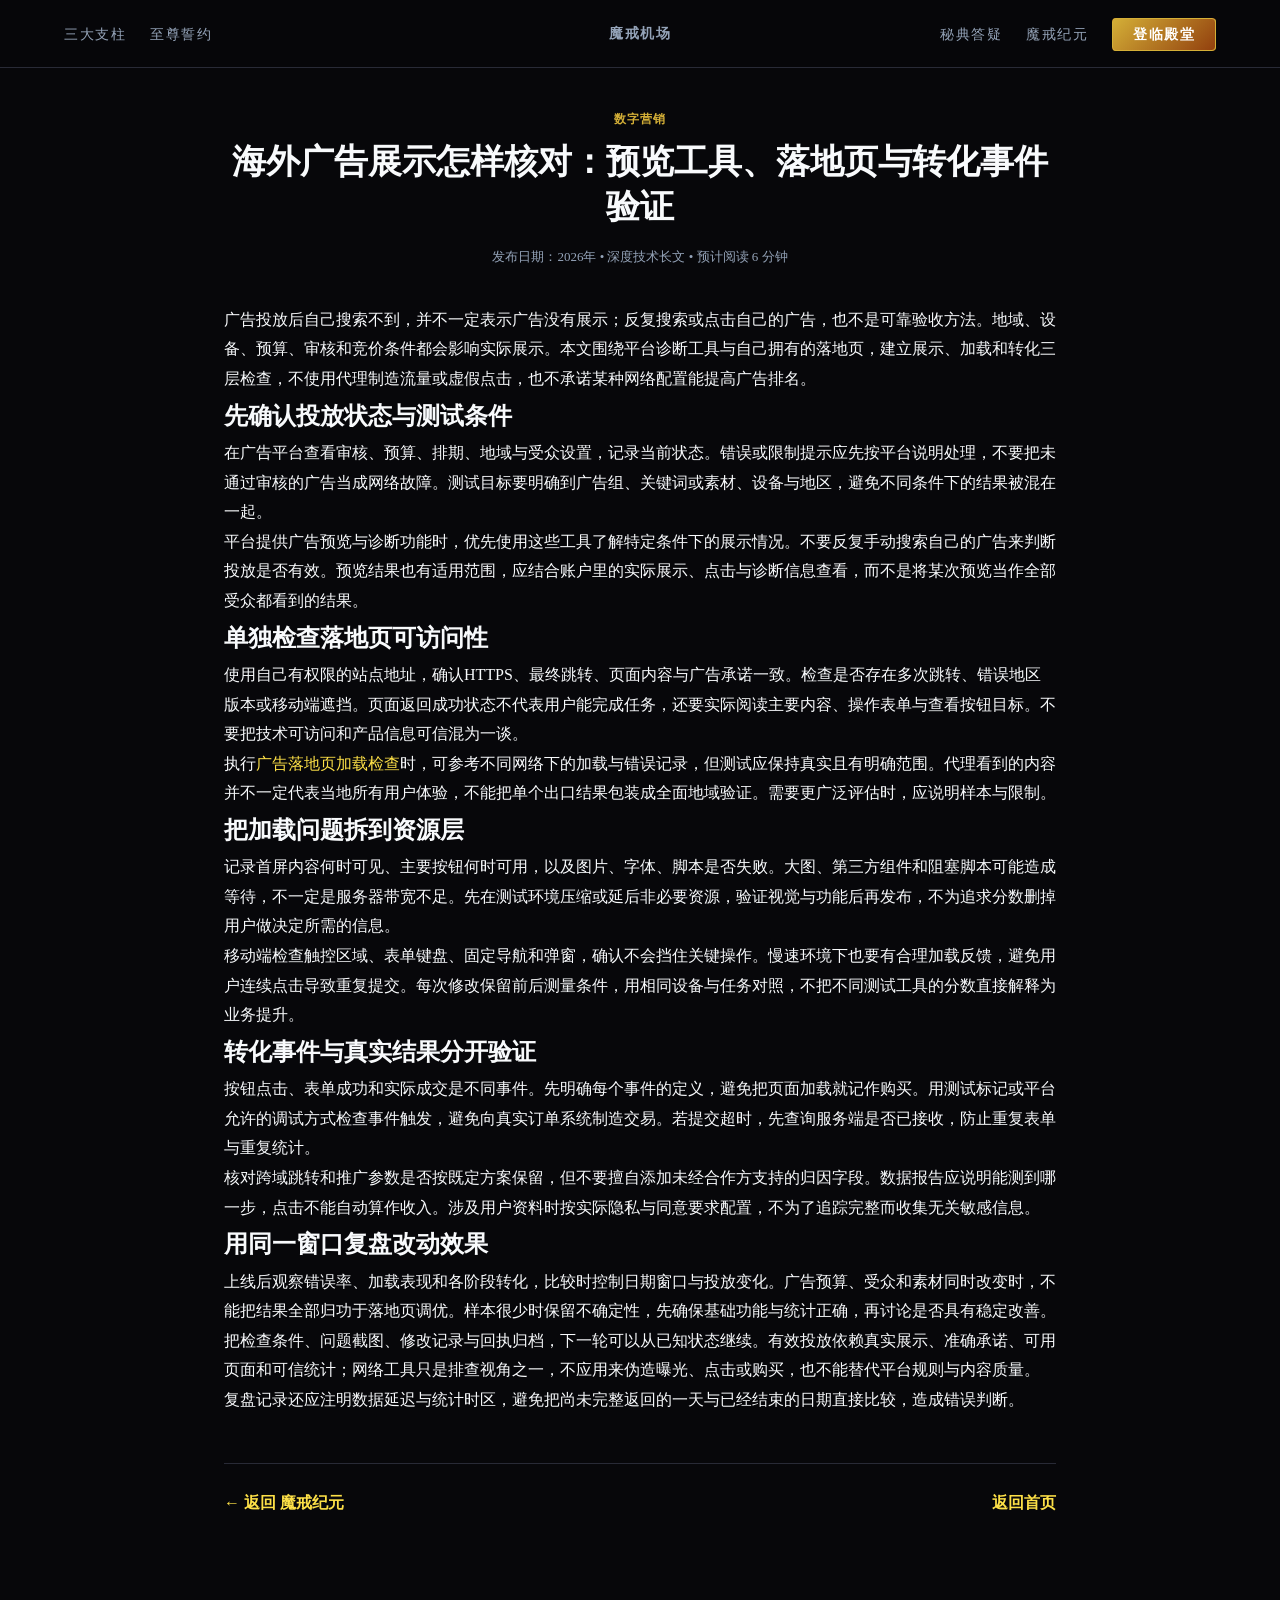
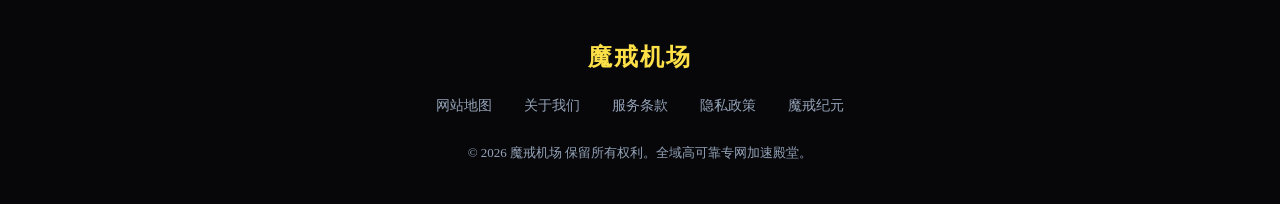
<file: overseas-ad-placement-verification.html>
<!DOCTYPE html>
<html lang="zh-CN">
<head>
  <meta charset="UTF-8">
  <meta name="viewport" content="width=device-width, initial-scale=1.0">
  <title>海外广告展示怎样核对：预览工具、落地页与转化事件验证｜魔戒</title>
  <meta name="description" content="广告投放后自己搜索不到，并不一定表示广告没有展示；反复搜索或点击自己的广告，也不是可靠验收方法。地域、设备、预算、审核和竞价条件都会影响实际展示。本文围绕平台诊断工具与自己拥有的落地页，建立展示、加载和转化三层">
  <link rel="canonical" href="https://mojiecloud.cfd/overseas-ad-placement-verification.html">
  <link rel="stylesheet" href="style.css">
  <meta property="og:type" content="article">
  <meta property="og:title" content="海外广告展示怎样核对：预览工具、落地页与转化事件验证｜魔戒">
  <meta property="og:description" content="广告投放后自己搜索不到，并不一定表示广告没有展示；反复搜索或点击自己的广告，也不是可靠验收方法。地域、设备、预算、审核和竞价条件都会影响实际展示。本文围绕平台诊断工具与自己拥有的落地页，建立展示、加载和转化三层">
</head>
<body>
  
        
        <nav class="temple-nav">
          <div class="temple-container temple-nav-grid">
            <ul class="temple-nav-left">
              <li><a href="index.html#pillars">三大支柱</a></li>
              <li><a href="index.html#plans">至尊誓约</a></li>
            </ul>
            <a href="index.html" class="temple-crest">魔戒机场</a>
            <ul class="temple-nav-right">
              <li><a href="index.html#faq">秘典答疑</a></li>
              <li><a href="chronicles.html">魔戒纪元</a></li>
              <li><a href="https://ww012.twilightaff.com/#/?code=A56DH1Af" class="btn-temple-gold" target="_blank" rel="nofollow">登临殿堂</a></li>
            </ul>
          </div>
        </nav>
        
        <article style="max-width:880px; margin:40px auto; padding:0 24px; font-size:16px; line-height:1.85; ">
          
    <header style="text-align:center; margin-bottom:36px;">
      <div style="font-size:12px; font-weight:800; color:var(--primary); text-transform:uppercase; letter-spacing:1px; margin-bottom:10px;">数字营销</div>
      <h1 style="font-size:34px; font-weight:900; line-height:1.3; margin-bottom:16px;">海外广告展示怎样核对：预览工具、落地页与转化事件验证</h1>
      <div style="font-size:13px; color:var(--muted);">发布日期：2026年 • 深度技术长文 • 预计阅读 6 分钟</div>
    </header>

    
<p>广告投放后自己搜索不到，并不一定表示广告没有展示；反复搜索或点击自己的广告，也不是可靠验收方法。地域、设备、预算、审核和竞价条件都会影响实际展示。本文围绕平台诊断工具与自己拥有的落地页，建立展示、加载和转化三层检查，不使用代理制造流量或虚假点击，也不承诺某种网络配置能提高广告排名。</p>
<h2>先确认投放状态与测试条件</h2>
<p>在广告平台查看审核、预算、排期、地域与受众设置，记录当前状态。错误或限制提示应先按平台说明处理，不要把未通过审核的广告当成网络故障。测试目标要明确到广告组、关键词或素材、设备与地区，避免不同条件下的结果被混在一起。</p>
<p>平台提供广告预览与诊断功能时，优先使用这些工具了解特定条件下的展示情况。不要反复手动搜索自己的广告来判断投放是否有效。预览结果也有适用范围，应结合账户里的实际展示、点击与诊断信息查看，而不是将某次预览当作全部受众都看到的结果。</p>
<h2>单独检查落地页可访问性</h2>
<p>使用自己有权限的站点地址，确认HTTPS、最终跳转、页面内容与广告承诺一致。检查是否存在多次跳转、错误地区版本或移动端遮挡。页面返回成功状态不代表用户能完成任务，还要实际阅读主要内容、操作表单与查看按钮目标。不要把技术可访问和产品信息可信混为一谈。</p>
<p>执行<a href="https://jichangtuijan.top/">广告落地页加载检查</a>时，可参考不同网络下的加载与错误记录，但测试应保持真实且有明确范围。代理看到的内容并不一定代表当地所有用户体验，不能把单个出口结果包装成全面地域验证。需要更广泛评估时，应说明样本与限制。</p>
<h2>把加载问题拆到资源层</h2>
<p>记录首屏内容何时可见、主要按钮何时可用，以及图片、字体、脚本是否失败。大图、第三方组件和阻塞脚本可能造成等待，不一定是服务器带宽不足。先在测试环境压缩或延后非必要资源，验证视觉与功能后再发布，不为追求分数删掉用户做决定所需的信息。</p>
<p>移动端检查触控区域、表单键盘、固定导航和弹窗，确认不会挡住关键操作。慢速环境下也要有合理加载反馈，避免用户连续点击导致重复提交。每次修改保留前后测量条件，用相同设备与任务对照，不把不同测试工具的分数直接解释为业务提升。</p>
<h2>转化事件与真实结果分开验证</h2>
<p>按钮点击、表单成功和实际成交是不同事件。先明确每个事件的定义，避免把页面加载就记作购买。用测试标记或平台允许的调试方式检查事件触发，避免向真实订单系统制造交易。若提交超时，先查询服务端是否已接收，防止重复表单与重复统计。</p>
<p>核对跨域跳转和推广参数是否按既定方案保留，但不要擅自添加未经合作方支持的归因字段。数据报告应说明能测到哪一步，点击不能自动算作收入。涉及用户资料时按实际隐私与同意要求配置，不为了追踪完整而收集无关敏感信息。</p>
<h2>用同一窗口复盘改动效果</h2>
<p>上线后观察错误率、加载表现和各阶段转化，比较时控制日期窗口与投放变化。广告预算、受众和素材同时改变时，不能把结果全部归功于落地页调优。样本很少时保留不确定性，先确保基础功能与统计正确，再讨论是否具有稳定改善。</p>
<p>把检查条件、问题截图、修改记录与回执归档，下一轮可以从已知状态继续。有效投放依赖真实展示、准确承诺、可用页面和可信统计；网络工具只是排查视角之一，不应用来伪造曝光、点击或购买，也不能替代平台规则与内容质量。</p><p>复盘记录还应注明数据延迟与统计时区，避免把尚未完整返回的一天与已经结束的日期直接比较，造成错误判断。</p>


    <div style="margin-top:48px; padding-top:24px; border-top:1px solid var(--border); display:flex; justify-content:space-between; align-items:center;">
      <a href="chronicles.html" style="font-weight:700;">← 返回 魔戒纪元</a>
      <a href="index.html" style="font-weight:700;">返回首页</a>
    </div>
    
        </article>
        
        <footer class="temple-container temple-footer">
          <div style="font-size:24px; font-weight:900; color:var(--accent); letter-spacing:2px; margin-bottom:16px;">魔戒机场</div>
          <ul class="temple-footer-links">
            <li><a href="sitemap.html">网站地图</a></li>
            <li><a href="about.html">关于我们</a></li>
            <li><a href="terms.html">服务条款</a></li>
            <li><a href="privacy.html">隐私政策</a></li>
            <li><a href="chronicles.html">魔戒纪元</a></li>
          </ul>
          <p style="font-size:13px; color:var(--muted);">© 2026 魔戒机场 保留所有权利。全域高可靠专网加速殿堂。</p>
        </footer>
        
        
</body>
</html>
</file>
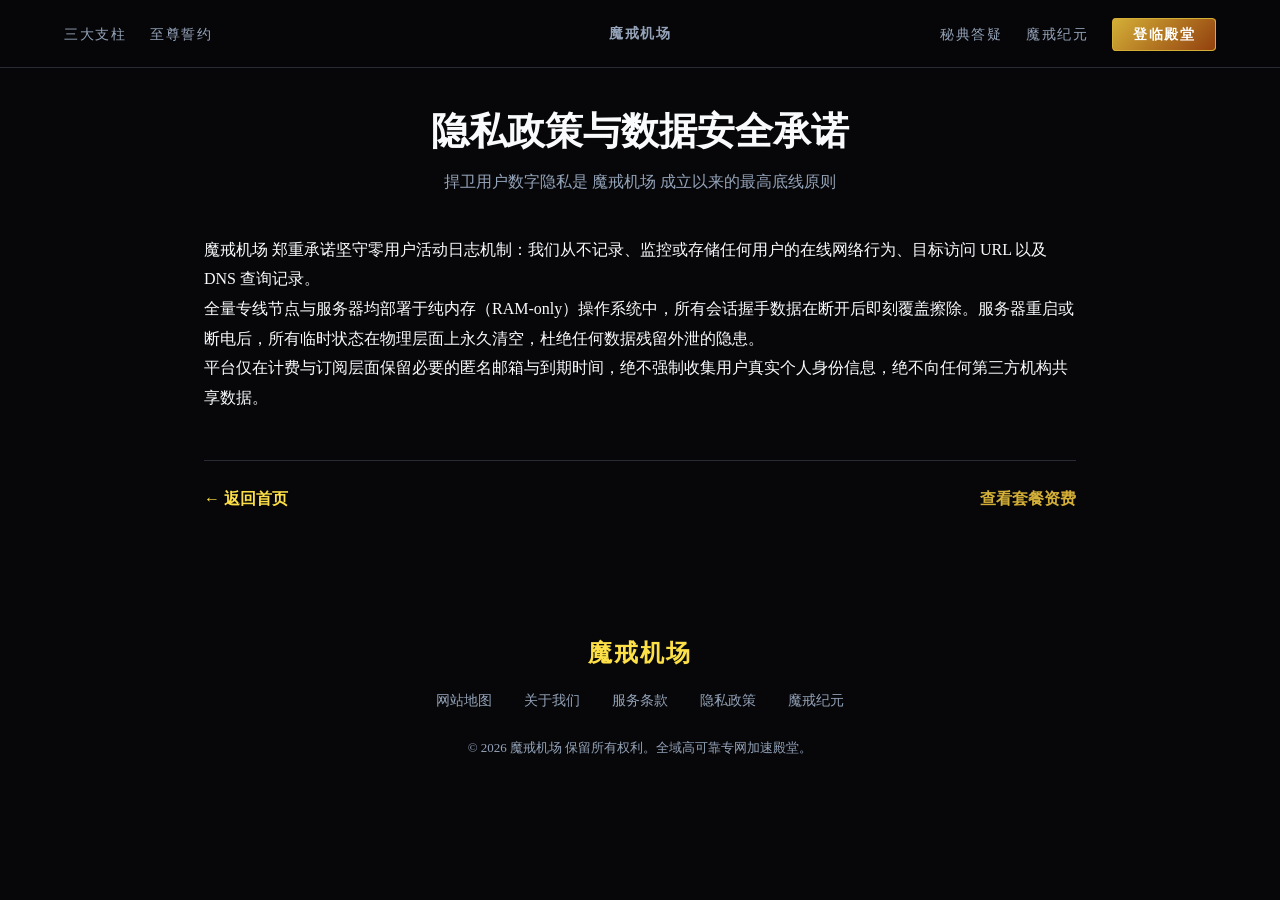
<file: privacy.html>
<!DOCTYPE html>
<html lang="zh-CN">
<head>
  <meta charset="UTF-8">
  <meta name="viewport" content="width=device-width, initial-scale=1.0">
  <title>隐私政策 - 魔戒机场严格零日志安全保护声明</title>
  <link rel="canonical" href="https://mojiecloud.cfd/privacy.html">
  <link rel="stylesheet" href="style.css">
</head>
<body>
  
        
        <nav class="temple-nav">
          <div class="temple-container temple-nav-grid">
            <ul class="temple-nav-left">
              <li><a href="index.html#pillars">三大支柱</a></li>
              <li><a href="index.html#plans">至尊誓约</a></li>
            </ul>
            <a href="index.html" class="temple-crest">魔戒机场</a>
            <ul class="temple-nav-right">
              <li><a href="index.html#faq">秘典答疑</a></li>
              <li><a href="chronicles.html">魔戒纪元</a></li>
              <li><a href="https://ww012.twilightaff.com/#/?code=A56DH1Af" class="btn-temple-gold" target="_blank" rel="nofollow">登临殿堂</a></li>
            </ul>
          </div>
        </nav>
        
        <main style="max-width:920px; margin:40px auto; padding:0 24px; ">
          <header style="text-align:center; margin-bottom:40px;">
            <h1 style="font-size:38px; font-weight:900; line-height:1.25; margin-bottom:12px;">隐私政策与数据安全承诺</h1>
            <p style="color:var(--muted); font-size:16px;">捍卫用户数字隐私是 魔戒机场 成立以来的最高底线原则</p>
          </header>
          <div style="font-size:16px; line-height:1.85;">
            
        <p>魔戒机场 郑重承诺坚守零用户活动日志机制：我们从不记录、监控或存储任何用户的在线网络行为、目标访问 URL 以及 DNS 查询记录。</p>
        <p>全量专线节点与服务器均部署于纯内存（RAM-only）操作系统中，所有会话握手数据在断开后即刻覆盖擦除。服务器重启或断电后，所有临时状态在物理层面上永久清空，杜绝任何数据残留外泄的隐患。</p>
        <p>平台仅在计费与订阅层面保留必要的匿名邮箱与到期时间，绝不强制收集用户真实个人身份信息，绝不向任何第三方机构共享数据。</p>
        
          </div>
          <div style="margin-top:48px; padding-top:24px; border-top:1px solid var(--border); display:flex; justify-content:space-between; align-items:center;">
            <a href="index.html" style="font-weight:700;">← 返回首页</a>
            <a href="#plans" style="font-weight:700; color:var(--primary);" target="_blank">查看套餐资费</a>
          </div>
        </main>
        
        <footer class="temple-container temple-footer">
          <div style="font-size:24px; font-weight:900; color:var(--accent); letter-spacing:2px; margin-bottom:16px;">魔戒机场</div>
          <ul class="temple-footer-links">
            <li><a href="sitemap.html">网站地图</a></li>
            <li><a href="about.html">关于我们</a></li>
            <li><a href="terms.html">服务条款</a></li>
            <li><a href="privacy.html">隐私政策</a></li>
            <li><a href="chronicles.html">魔戒纪元</a></li>
          </ul>
          <p style="font-size:13px; color:var(--muted);">© 2026 魔戒机场 保留所有权利。全域高可靠专网加速殿堂。</p>
        </footer>
        
        
</body>
</html>
</file>
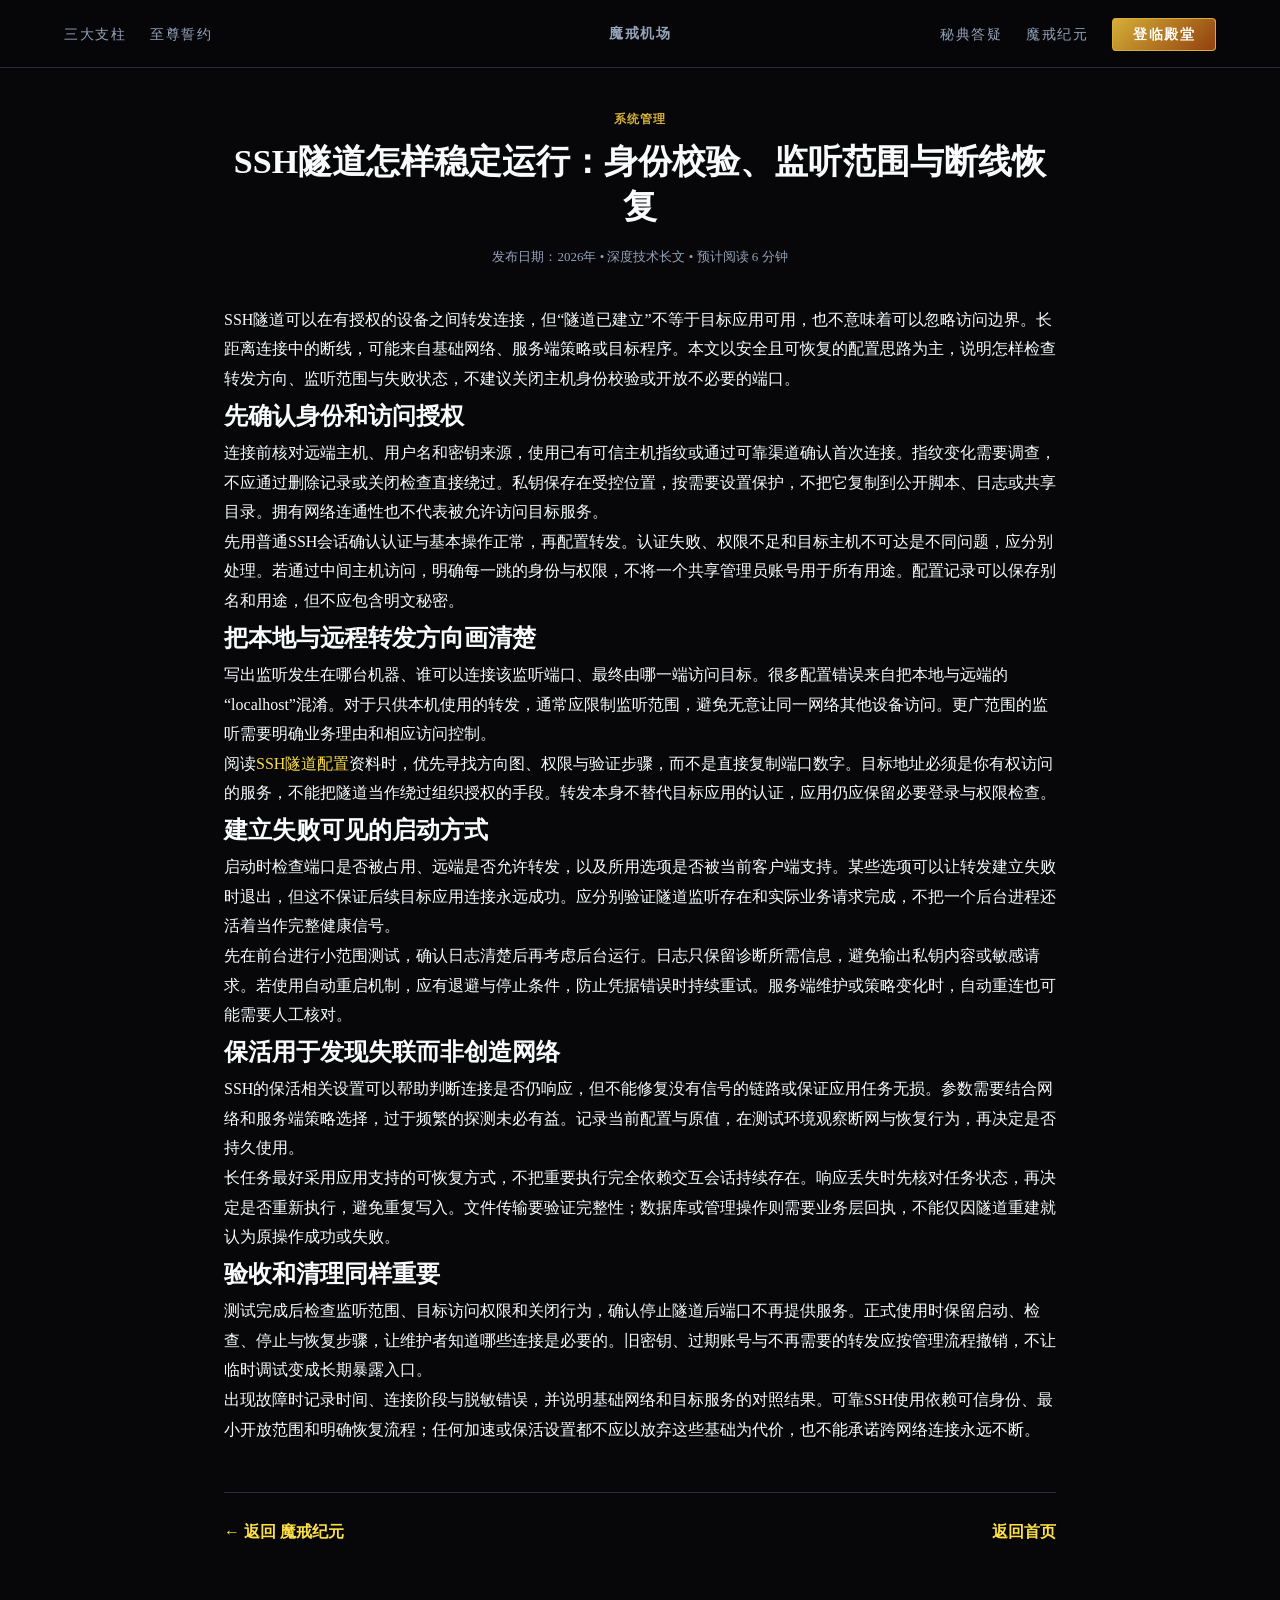
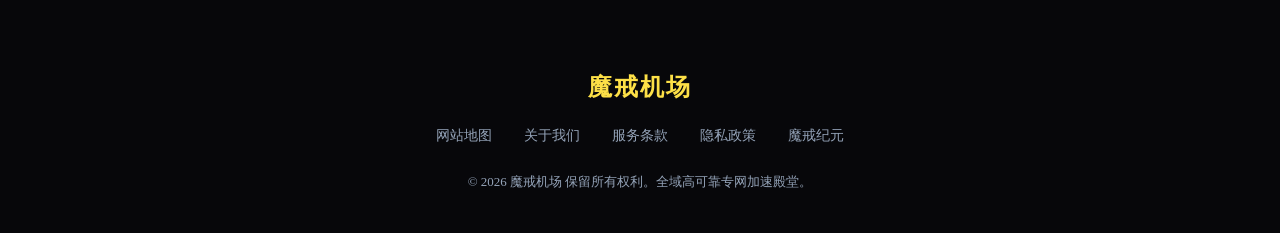
<file: secure-ssh-tunnel-port-forwarding.html>
<!DOCTYPE html>
<html lang="zh-CN">
<head>
  <meta charset="UTF-8">
  <meta name="viewport" content="width=device-width, initial-scale=1.0">
  <title>SSH隧道怎样稳定运行：身份校验、监听范围与断线恢复｜魔戒</title>
  <meta name="description" content="SSH隧道可以在有授权的设备之间转发连接，但“隧道已建立”不等于目标应用可用，也不意味着可以忽略访问边界。长距离连接中的断线，可能来自基础网络、服务端策略或目标程序。本文以安全且可恢复的配置思路为主，说明怎样检">
  <link rel="canonical" href="https://mojiecloud.cfd/secure-ssh-tunnel-port-forwarding.html">
  <link rel="stylesheet" href="style.css">
  <meta property="og:type" content="article">
  <meta property="og:title" content="SSH隧道怎样稳定运行：身份校验、监听范围与断线恢复｜魔戒">
  <meta property="og:description" content="SSH隧道可以在有授权的设备之间转发连接，但“隧道已建立”不等于目标应用可用，也不意味着可以忽略访问边界。长距离连接中的断线，可能来自基础网络、服务端策略或目标程序。本文以安全且可恢复的配置思路为主，说明怎样检">
</head>
<body>
  
        
        <nav class="temple-nav">
          <div class="temple-container temple-nav-grid">
            <ul class="temple-nav-left">
              <li><a href="index.html#pillars">三大支柱</a></li>
              <li><a href="index.html#plans">至尊誓约</a></li>
            </ul>
            <a href="index.html" class="temple-crest">魔戒机场</a>
            <ul class="temple-nav-right">
              <li><a href="index.html#faq">秘典答疑</a></li>
              <li><a href="chronicles.html">魔戒纪元</a></li>
              <li><a href="https://ww012.twilightaff.com/#/?code=A56DH1Af" class="btn-temple-gold" target="_blank" rel="nofollow">登临殿堂</a></li>
            </ul>
          </div>
        </nav>
        
        <article style="max-width:880px; margin:40px auto; padding:0 24px; font-size:16px; line-height:1.85; ">
          
    <header style="text-align:center; margin-bottom:36px;">
      <div style="font-size:12px; font-weight:800; color:var(--primary); text-transform:uppercase; letter-spacing:1px; margin-bottom:10px;">系统管理</div>
      <h1 style="font-size:34px; font-weight:900; line-height:1.3; margin-bottom:16px;">SSH隧道怎样稳定运行：身份校验、监听范围与断线恢复</h1>
      <div style="font-size:13px; color:var(--muted);">发布日期：2026年 • 深度技术长文 • 预计阅读 6 分钟</div>
    </header>

    
<p>SSH隧道可以在有授权的设备之间转发连接，但“隧道已建立”不等于目标应用可用，也不意味着可以忽略访问边界。长距离连接中的断线，可能来自基础网络、服务端策略或目标程序。本文以安全且可恢复的配置思路为主，说明怎样检查转发方向、监听范围与失败状态，不建议关闭主机身份校验或开放不必要的端口。</p>
<h2>先确认身份和访问授权</h2>
<p>连接前核对远端主机、用户名和密钥来源，使用已有可信主机指纹或通过可靠渠道确认首次连接。指纹变化需要调查，不应通过删除记录或关闭检查直接绕过。私钥保存在受控位置，按需要设置保护，不把它复制到公开脚本、日志或共享目录。拥有网络连通性也不代表被允许访问目标服务。</p>
<p>先用普通SSH会话确认认证与基本操作正常，再配置转发。认证失败、权限不足和目标主机不可达是不同问题，应分别处理。若通过中间主机访问，明确每一跳的身份与权限，不将一个共享管理员账号用于所有用途。配置记录可以保存别名和用途，但不应包含明文秘密。</p>
<h2>把本地与远程转发方向画清楚</h2>
<p>写出监听发生在哪台机器、谁可以连接该监听端口、最终由哪一端访问目标。很多配置错误来自把本地与远端的“localhost”混淆。对于只供本机使用的转发，通常应限制监听范围，避免无意让同一网络其他设备访问。更广范围的监听需要明确业务理由和相应访问控制。</p>
<p>阅读<a href="https://jichangtuijan.top/">SSH隧道配置</a>资料时，优先寻找方向图、权限与验证步骤，而不是直接复制端口数字。目标地址必须是你有权访问的服务，不能把隧道当作绕过组织授权的手段。转发本身不替代目标应用的认证，应用仍应保留必要登录与权限检查。</p>
<h2>建立失败可见的启动方式</h2>
<p>启动时检查端口是否被占用、远端是否允许转发，以及所用选项是否被当前客户端支持。某些选项可以让转发建立失败时退出，但这不保证后续目标应用连接永远成功。应分别验证隧道监听存在和实际业务请求完成，不把一个后台进程还活着当作完整健康信号。</p>
<p>先在前台进行小范围测试，确认日志清楚后再考虑后台运行。日志只保留诊断所需信息，避免输出私钥内容或敏感请求。若使用自动重启机制，应有退避与停止条件，防止凭据错误时持续重试。服务端维护或策略变化时，自动重连也可能需要人工核对。</p>
<h2>保活用于发现失联而非创造网络</h2>
<p>SSH的保活相关设置可以帮助判断连接是否仍响应，但不能修复没有信号的链路或保证应用任务无损。参数需要结合网络和服务端策略选择，过于频繁的探测未必有益。记录当前配置与原值，在测试环境观察断网与恢复行为，再决定是否持久使用。</p>
<p>长任务最好采用应用支持的可恢复方式，不把重要执行完全依赖交互会话持续存在。响应丢失时先核对任务状态，再决定是否重新执行，避免重复写入。文件传输要验证完整性；数据库或管理操作则需要业务层回执，不能仅因隧道重建就认为原操作成功或失败。</p>
<h2>验收和清理同样重要</h2>
<p>测试完成后检查监听范围、目标访问权限和关闭行为，确认停止隧道后端口不再提供服务。正式使用时保留启动、检查、停止与恢复步骤，让维护者知道哪些连接是必要的。旧密钥、过期账号与不再需要的转发应按管理流程撤销，不让临时调试变成长期暴露入口。</p>
<p>出现故障时记录时间、连接阶段与脱敏错误，并说明基础网络和目标服务的对照结果。可靠SSH使用依赖可信身份、最小开放范围和明确恢复流程；任何加速或保活设置都不应以放弃这些基础为代价，也不能承诺跨网络连接永远不断。</p>


    <div style="margin-top:48px; padding-top:24px; border-top:1px solid var(--border); display:flex; justify-content:space-between; align-items:center;">
      <a href="chronicles.html" style="font-weight:700;">← 返回 魔戒纪元</a>
      <a href="index.html" style="font-weight:700;">返回首页</a>
    </div>
    
        </article>
        
        <footer class="temple-container temple-footer">
          <div style="font-size:24px; font-weight:900; color:var(--accent); letter-spacing:2px; margin-bottom:16px;">魔戒机场</div>
          <ul class="temple-footer-links">
            <li><a href="sitemap.html">网站地图</a></li>
            <li><a href="about.html">关于我们</a></li>
            <li><a href="terms.html">服务条款</a></li>
            <li><a href="privacy.html">隐私政策</a></li>
            <li><a href="chronicles.html">魔戒纪元</a></li>
          </ul>
          <p style="font-size:13px; color:var(--muted);">© 2026 魔戒机场 保留所有权利。全域高可靠专网加速殿堂。</p>
        </footer>
        
        
</body>
</html>
</file>
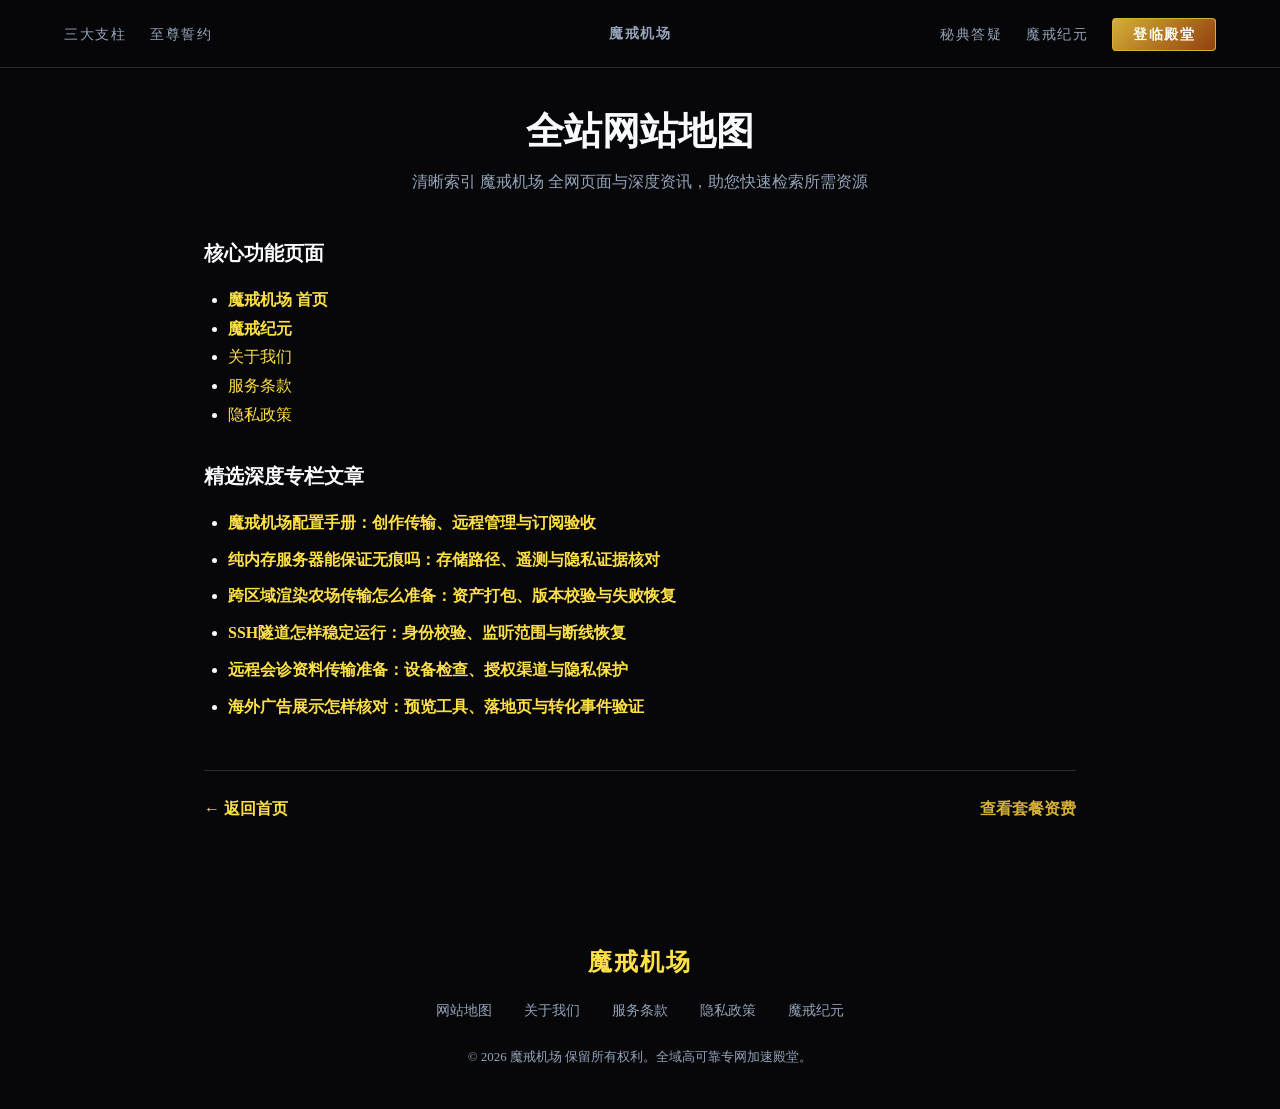
<file: sitemap.html>
<!DOCTYPE html>
<html lang="zh-CN">
<head>
  <meta charset="UTF-8">
  <meta name="viewport" content="width=device-width, initial-scale=1.0">
  <title>网站地图 - 魔戒机场全站索引与导航指引</title>
  <link rel="canonical" href="https://mojiecloud.cfd/sitemap.html">
  <link rel="stylesheet" href="style.css">
</head>
<body>
  
        
        <nav class="temple-nav">
          <div class="temple-container temple-nav-grid">
            <ul class="temple-nav-left">
              <li><a href="index.html#pillars">三大支柱</a></li>
              <li><a href="index.html#plans">至尊誓约</a></li>
            </ul>
            <a href="index.html" class="temple-crest">魔戒机场</a>
            <ul class="temple-nav-right">
              <li><a href="index.html#faq">秘典答疑</a></li>
              <li><a href="chronicles.html">魔戒纪元</a></li>
              <li><a href="https://ww012.twilightaff.com/#/?code=A56DH1Af" class="btn-temple-gold" target="_blank" rel="nofollow">登临殿堂</a></li>
            </ul>
          </div>
        </nav>
        
        <main style="max-width:920px; margin:40px auto; padding:0 24px; ">
          <header style="text-align:center; margin-bottom:40px;">
            <h1 style="font-size:38px; font-weight:900; line-height:1.25; margin-bottom:12px;">全站网站地图</h1>
            <p style="color:var(--muted); font-size:16px;">清晰索引 魔戒机场 全网页面与深度资讯，助您快速检索所需资源</p>
          </header>
          <div style="font-size:16px; line-height:1.85;">
            
        <h3 style="margin-top:28px; margin-bottom:14px; font-size:20px;">核心功能页面</h3>
        <ul style="margin-left:24px; margin-bottom:28px; line-height:1.8;">
          <li><a href="index.html" style="color:var(--link-color); font-weight:700;">魔戒机场 首页</a></li>
          <li><a href="chronicles.html" style="color:var(--link-color); font-weight:700;">魔戒纪元</a></li>
          <li><a href="about.html" style="color:var(--link-color);">关于我们</a></li>
          <li><a href="terms.html" style="color:var(--link-color);">服务条款</a></li>
          <li><a href="privacy.html" style="color:var(--link-color);">隐私政策</a></li>
        </ul>
        <h3 style="margin-top:28px; margin-bottom:14px; font-size:20px;">精选深度专栏文章</h3>
        <ul style="margin-left:24px; margin-bottom:28px; line-height:1.8;">
          <li style="margin-bottom:8px;"><a href="sovereign-ring-performance-mastery.html" style="color:var(--link-color); font-weight:600;">魔戒机场配置手册：创作传输、远程管理与订阅验收</a></li><li style="margin-bottom:8px;"><a href="zero-log-ram-only-server-benefits.html" style="color:var(--link-color); font-weight:600;">纯内存服务器能保证无痕吗：存储路径、遥测与隐私证据核对</a></li><li style="margin-bottom:8px;"><a href="cross-border-render-farm-networking.html" style="color:var(--link-color); font-weight:600;">跨区域渲染农场传输怎么准备：资产打包、版本校验与失败恢复</a></li><li style="margin-bottom:8px;"><a href="secure-ssh-tunnel-port-forwarding.html" style="color:var(--link-color); font-weight:600;">SSH隧道怎样稳定运行：身份校验、监听范围与断线恢复</a></li><li style="margin-bottom:8px;"><a href="international-telemedicine-stream.html" style="color:var(--link-color); font-weight:600;">远程会诊资料传输准备：设备检查、授权渠道与隐私保护</a></li><li style="margin-bottom:8px;"><a href="overseas-ad-placement-verification.html" style="color:var(--link-color); font-weight:600;">海外广告展示怎样核对：预览工具、落地页与转化事件验证</a></li>
        </ul>
        
          </div>
          <div style="margin-top:48px; padding-top:24px; border-top:1px solid var(--border); display:flex; justify-content:space-between; align-items:center;">
            <a href="index.html" style="font-weight:700;">← 返回首页</a>
            <a href="#plans" style="font-weight:700; color:var(--primary);" target="_blank">查看套餐资费</a>
          </div>
        </main>
        
        <footer class="temple-container temple-footer">
          <div style="font-size:24px; font-weight:900; color:var(--accent); letter-spacing:2px; margin-bottom:16px;">魔戒机场</div>
          <ul class="temple-footer-links">
            <li><a href="sitemap.html">网站地图</a></li>
            <li><a href="about.html">关于我们</a></li>
            <li><a href="terms.html">服务条款</a></li>
            <li><a href="privacy.html">隐私政策</a></li>
            <li><a href="chronicles.html">魔戒纪元</a></li>
          </ul>
          <p style="font-size:13px; color:var(--muted);">© 2026 魔戒机场 保留所有权利。全域高可靠专网加速殿堂。</p>
        </footer>
        
        
</body>
</html>
</file>
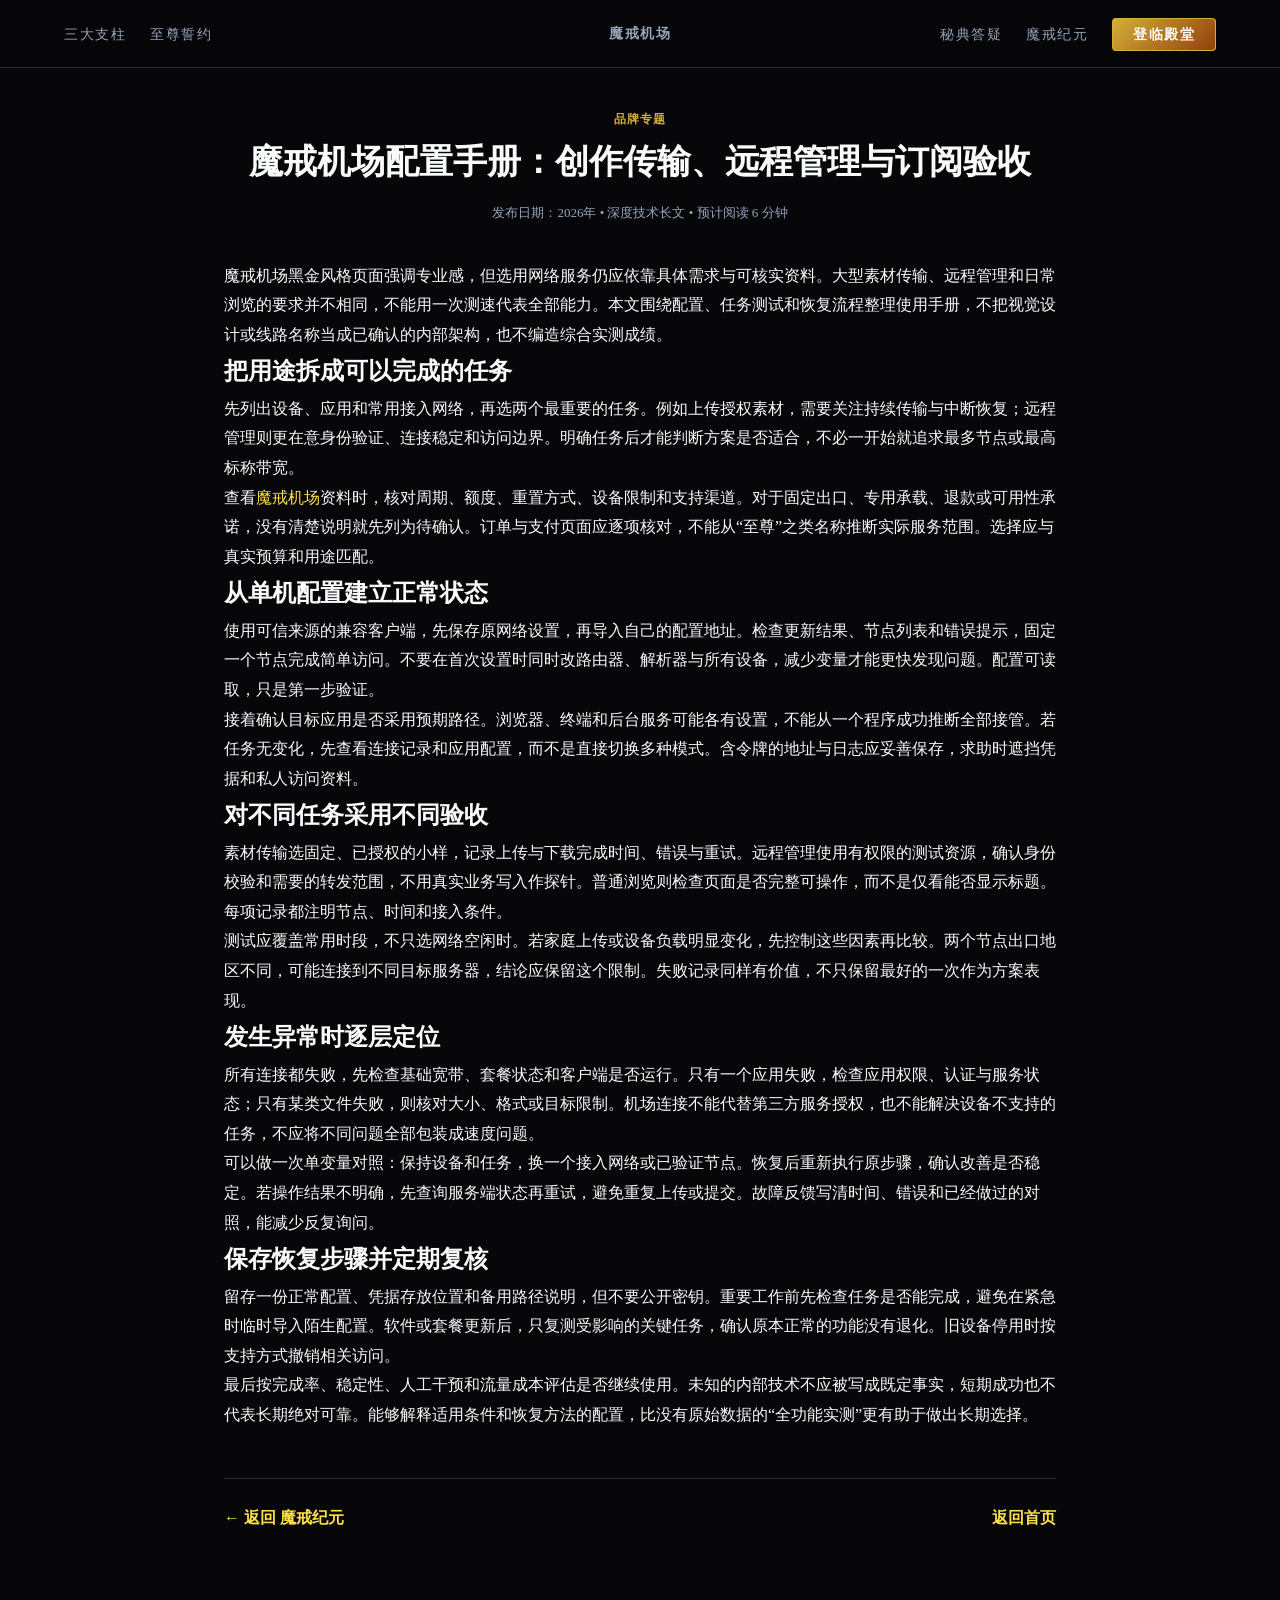
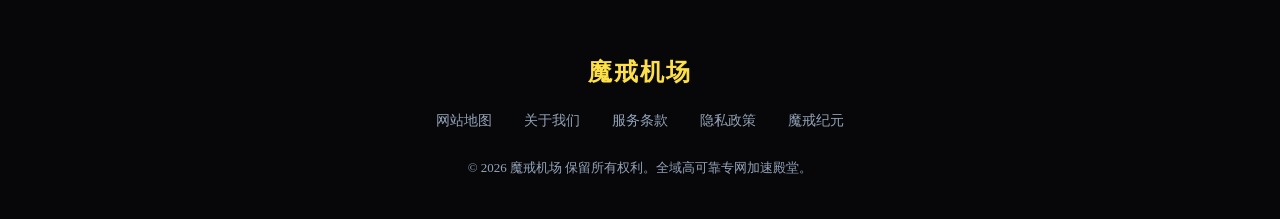
<file: sovereign-ring-performance-mastery.html>
<!DOCTYPE html>
<html lang="zh-CN">
<head>
  <meta charset="UTF-8">
  <meta name="viewport" content="width=device-width, initial-scale=1.0">
  <title>魔戒机场配置手册：创作传输、远程管理与订阅验收</title>
  <meta name="description" content="魔戒机场黑金风格页面强调专业感，但选用网络服务仍应依靠具体需求与可核实资料。大型素材传输、远程管理和日常浏览的要求并不相同，不能用一次测速代表全部能力。本文围绕配置、任务测试和恢复流程整理使用手册，不把视觉设计">
  <link rel="canonical" href="https://mojiecloud.cfd/sovereign-ring-performance-mastery.html">
  <link rel="stylesheet" href="style.css">
  <meta property="og:type" content="article">
  <meta property="og:title" content="魔戒机场配置手册：创作传输、远程管理与订阅验收">
  <meta property="og:description" content="魔戒机场黑金风格页面强调专业感，但选用网络服务仍应依靠具体需求与可核实资料。大型素材传输、远程管理和日常浏览的要求并不相同，不能用一次测速代表全部能力。本文围绕配置、任务测试和恢复流程整理使用手册，不把视觉设计">
</head>
<body>
  
        
        <nav class="temple-nav">
          <div class="temple-container temple-nav-grid">
            <ul class="temple-nav-left">
              <li><a href="index.html#pillars">三大支柱</a></li>
              <li><a href="index.html#plans">至尊誓约</a></li>
            </ul>
            <a href="index.html" class="temple-crest">魔戒机场</a>
            <ul class="temple-nav-right">
              <li><a href="index.html#faq">秘典答疑</a></li>
              <li><a href="chronicles.html">魔戒纪元</a></li>
              <li><a href="https://ww012.twilightaff.com/#/?code=A56DH1Af" class="btn-temple-gold" target="_blank" rel="nofollow">登临殿堂</a></li>
            </ul>
          </div>
        </nav>
        
        <article style="max-width:880px; margin:40px auto; padding:0 24px; font-size:16px; line-height:1.85; ">
          
    <header style="text-align:center; margin-bottom:36px;">
      <div style="font-size:12px; font-weight:800; color:var(--primary); text-transform:uppercase; letter-spacing:1px; margin-bottom:10px;">品牌专题</div>
      <h1 style="font-size:34px; font-weight:900; line-height:1.3; margin-bottom:16px;">魔戒机场配置手册：创作传输、远程管理与订阅验收</h1>
      <div style="font-size:13px; color:var(--muted);">发布日期：2026年 • 深度技术长文 • 预计阅读 6 分钟</div>
    </header>

    
<p>魔戒机场黑金风格页面强调专业感，但选用网络服务仍应依靠具体需求与可核实资料。大型素材传输、远程管理和日常浏览的要求并不相同，不能用一次测速代表全部能力。本文围绕配置、任务测试和恢复流程整理使用手册，不把视觉设计或线路名称当成已确认的内部架构，也不编造综合实测成绩。</p>
<h2>把用途拆成可以完成的任务</h2>
<p>先列出设备、应用和常用接入网络，再选两个最重要的任务。例如上传授权素材，需要关注持续传输与中断恢复；远程管理则更在意身份验证、连接稳定和访问边界。明确任务后才能判断方案是否适合，不必一开始就追求最多节点或最高标称带宽。</p>
<p>查看<a href="https://mojiecloud.cfd/">魔戒机场</a>资料时，核对周期、额度、重置方式、设备限制和支持渠道。对于固定出口、专用承载、退款或可用性承诺，没有清楚说明就先列为待确认。订单与支付页面应逐项核对，不能从“至尊”之类名称推断实际服务范围。选择应与真实预算和用途匹配。</p>
<h2>从单机配置建立正常状态</h2>
<p>使用可信来源的兼容客户端，先保存原网络设置，再导入自己的配置地址。检查更新结果、节点列表和错误提示，固定一个节点完成简单访问。不要在首次设置时同时改路由器、解析器与所有设备，减少变量才能更快发现问题。配置可读取，只是第一步验证。</p>
<p>接着确认目标应用是否采用预期路径。浏览器、终端和后台服务可能各有设置，不能从一个程序成功推断全部接管。若任务无变化，先查看连接记录和应用配置，而不是直接切换多种模式。含令牌的地址与日志应妥善保存，求助时遮挡凭据和私人访问资料。</p>
<h2>对不同任务采用不同验收</h2>
<p>素材传输选固定、已授权的小样，记录上传与下载完成时间、错误与重试。远程管理使用有权限的测试资源，确认身份校验和需要的转发范围，不用真实业务写入作探针。普通浏览则检查页面是否完整可操作，而不是仅看能否显示标题。每项记录都注明节点、时间和接入条件。</p>
<p>测试应覆盖常用时段，不只选网络空闲时。若家庭上传或设备负载明显变化，先控制这些因素再比较。两个节点出口地区不同，可能连接到不同目标服务器，结论应保留这个限制。失败记录同样有价值，不只保留最好的一次作为方案表现。</p>
<h2>发生异常时逐层定位</h2>
<p>所有连接都失败，先检查基础宽带、套餐状态和客户端是否运行。只有一个应用失败，检查应用权限、认证与服务状态；只有某类文件失败，则核对大小、格式或目标限制。机场连接不能代替第三方服务授权，也不能解决设备不支持的任务，不应将不同问题全部包装成速度问题。</p>
<p>可以做一次单变量对照：保持设备和任务，换一个接入网络或已验证节点。恢复后重新执行原步骤，确认改善是否稳定。若操作结果不明确，先查询服务端状态再重试，避免重复上传或提交。故障反馈写清时间、错误和已经做过的对照，能减少反复询问。</p>
<h2>保存恢复步骤并定期复核</h2>
<p>留存一份正常配置、凭据存放位置和备用路径说明，但不要公开密钥。重要工作前先检查任务是否能完成，避免在紧急时临时导入陌生配置。软件或套餐更新后，只复测受影响的关键任务，确认原本正常的功能没有退化。旧设备停用时按支持方式撤销相关访问。</p>
<p>最后按完成率、稳定性、人工干预和流量成本评估是否继续使用。未知的内部技术不应被写成既定事实，短期成功也不代表长期绝对可靠。能够解释适用条件和恢复方法的配置，比没有原始数据的“全功能实测”更有助于做出长期选择。</p>


    <div style="margin-top:48px; padding-top:24px; border-top:1px solid var(--border); display:flex; justify-content:space-between; align-items:center;">
      <a href="chronicles.html" style="font-weight:700;">← 返回 魔戒纪元</a>
      <a href="index.html" style="font-weight:700;">返回首页</a>
    </div>
    
        </article>
        
        <footer class="temple-container temple-footer">
          <div style="font-size:24px; font-weight:900; color:var(--accent); letter-spacing:2px; margin-bottom:16px;">魔戒机场</div>
          <ul class="temple-footer-links">
            <li><a href="sitemap.html">网站地图</a></li>
            <li><a href="about.html">关于我们</a></li>
            <li><a href="terms.html">服务条款</a></li>
            <li><a href="privacy.html">隐私政策</a></li>
            <li><a href="chronicles.html">魔戒纪元</a></li>
          </ul>
          <p style="font-size:13px; color:var(--muted);">© 2026 魔戒机场 保留所有权利。全域高可靠专网加速殿堂。</p>
        </footer>
        
        
</body>
</html>
</file>
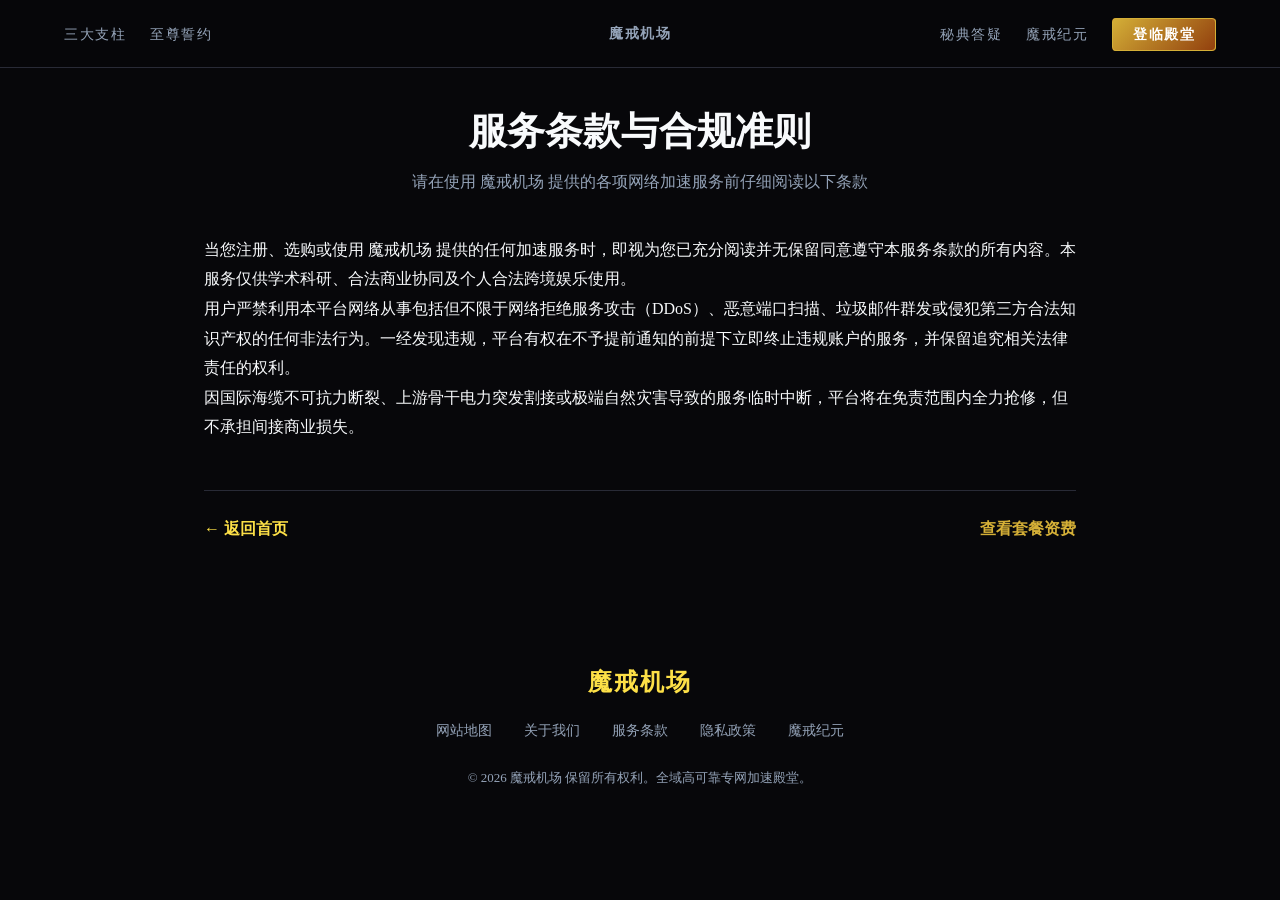
<file: terms.html>
<!DOCTYPE html>
<html lang="zh-CN">
<head>
  <meta charset="UTF-8">
  <meta name="viewport" content="width=device-width, initial-scale=1.0">
  <title>服务条款 - 魔戒机场合规使用准则与免责声明</title>
  <link rel="canonical" href="https://mojiecloud.cfd/terms.html">
  <link rel="stylesheet" href="style.css">
</head>
<body>
  
        
        <nav class="temple-nav">
          <div class="temple-container temple-nav-grid">
            <ul class="temple-nav-left">
              <li><a href="index.html#pillars">三大支柱</a></li>
              <li><a href="index.html#plans">至尊誓约</a></li>
            </ul>
            <a href="index.html" class="temple-crest">魔戒机场</a>
            <ul class="temple-nav-right">
              <li><a href="index.html#faq">秘典答疑</a></li>
              <li><a href="chronicles.html">魔戒纪元</a></li>
              <li><a href="https://ww012.twilightaff.com/#/?code=A56DH1Af" class="btn-temple-gold" target="_blank" rel="nofollow">登临殿堂</a></li>
            </ul>
          </div>
        </nav>
        
        <main style="max-width:920px; margin:40px auto; padding:0 24px; ">
          <header style="text-align:center; margin-bottom:40px;">
            <h1 style="font-size:38px; font-weight:900; line-height:1.25; margin-bottom:12px;">服务条款与合规准则</h1>
            <p style="color:var(--muted); font-size:16px;">请在使用 魔戒机场 提供的各项网络加速服务前仔细阅读以下条款</p>
          </header>
          <div style="font-size:16px; line-height:1.85;">
            
        <p>当您注册、选购或使用 魔戒机场 提供的任何加速服务时，即视为您已充分阅读并无保留同意遵守本服务条款的所有内容。本服务仅供学术科研、合法商业协同及个人合法跨境娱乐使用。</p>
        <p>用户严禁利用本平台网络从事包括但不限于网络拒绝服务攻击（DDoS）、恶意端口扫描、垃圾邮件群发或侵犯第三方合法知识产权的任何非法行为。一经发现违规，平台有权在不予提前通知的前提下立即终止违规账户的服务，并保留追究相关法律责任的权利。</p>
        <p>因国际海缆不可抗力断裂、上游骨干电力突发割接或极端自然灾害导致的服务临时中断，平台将在免责范围内全力抢修，但不承担间接商业损失。</p>
        
          </div>
          <div style="margin-top:48px; padding-top:24px; border-top:1px solid var(--border); display:flex; justify-content:space-between; align-items:center;">
            <a href="index.html" style="font-weight:700;">← 返回首页</a>
            <a href="#plans" style="font-weight:700; color:var(--primary);" target="_blank">查看套餐资费</a>
          </div>
        </main>
        
        <footer class="temple-container temple-footer">
          <div style="font-size:24px; font-weight:900; color:var(--accent); letter-spacing:2px; margin-bottom:16px;">魔戒机场</div>
          <ul class="temple-footer-links">
            <li><a href="sitemap.html">网站地图</a></li>
            <li><a href="about.html">关于我们</a></li>
            <li><a href="terms.html">服务条款</a></li>
            <li><a href="privacy.html">隐私政策</a></li>
            <li><a href="chronicles.html">魔戒纪元</a></li>
          </ul>
          <p style="font-size:13px; color:var(--muted);">© 2026 魔戒机场 保留所有权利。全域高可靠专网加速殿堂。</p>
        </footer>
        
        
</body>
</html>
</file>
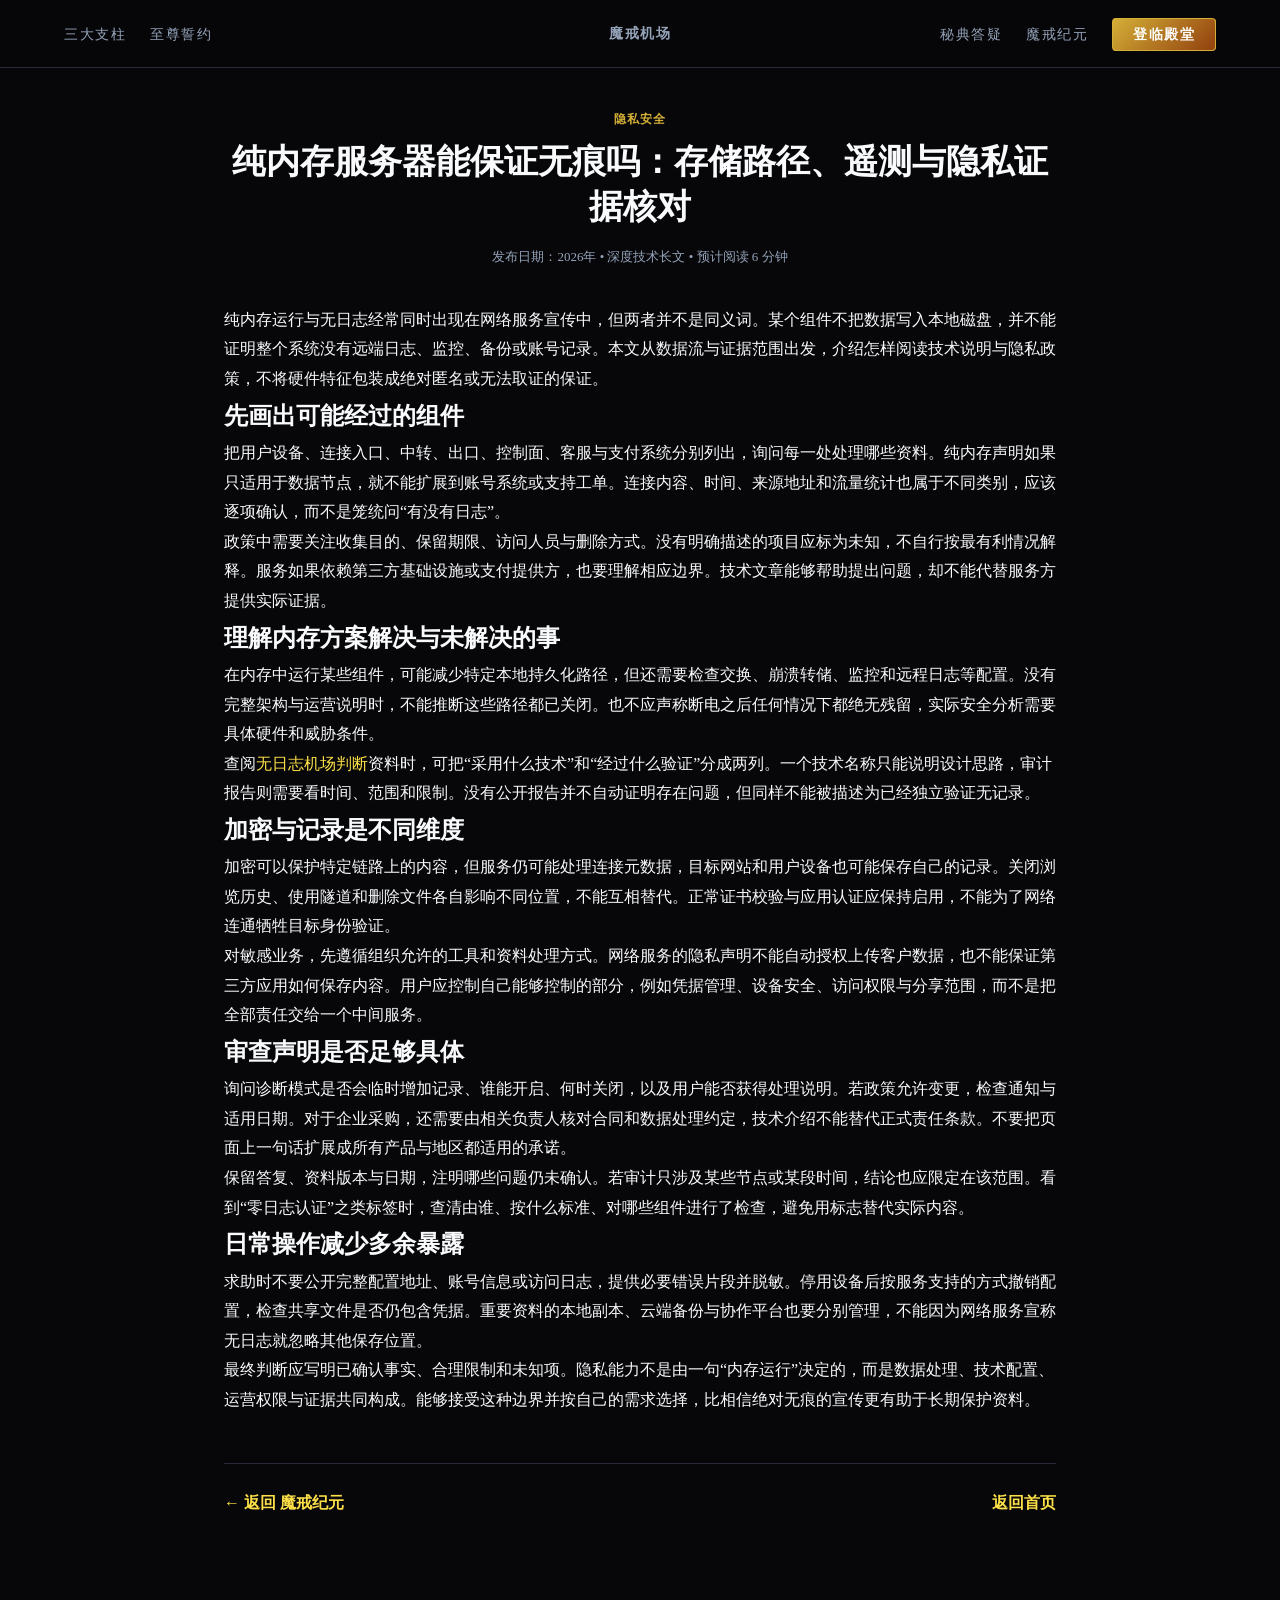
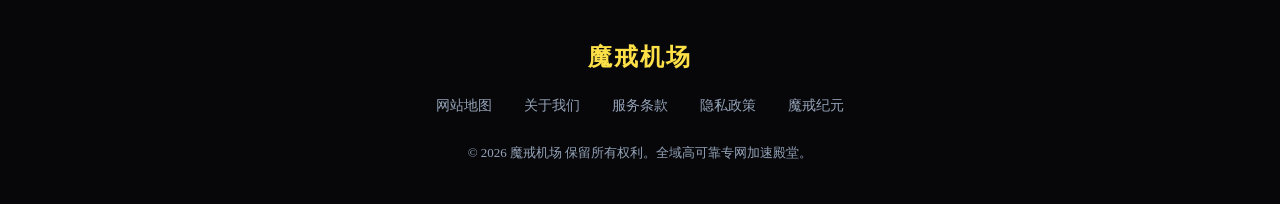
<file: zero-log-ram-only-server-benefits.html>
<!DOCTYPE html>
<html lang="zh-CN">
<head>
  <meta charset="UTF-8">
  <meta name="viewport" content="width=device-width, initial-scale=1.0">
  <title>纯内存服务器能保证无痕吗：存储路径、遥测与隐私证据核对｜魔戒</title>
  <meta name="description" content="纯内存运行与无日志经常同时出现在网络服务宣传中，但两者并不是同义词。某个组件不把数据写入本地磁盘，并不能证明整个系统没有远端日志、监控、备份或账号记录。本文从数据流与证据范围出发，介绍怎样阅读技术说明与隐私政策">
  <link rel="canonical" href="https://mojiecloud.cfd/zero-log-ram-only-server-benefits.html">
  <link rel="stylesheet" href="style.css">
  <meta property="og:type" content="article">
  <meta property="og:title" content="纯内存服务器能保证无痕吗：存储路径、遥测与隐私证据核对｜魔戒">
  <meta property="og:description" content="纯内存运行与无日志经常同时出现在网络服务宣传中，但两者并不是同义词。某个组件不把数据写入本地磁盘，并不能证明整个系统没有远端日志、监控、备份或账号记录。本文从数据流与证据范围出发，介绍怎样阅读技术说明与隐私政策">
</head>
<body>
  
        
        <nav class="temple-nav">
          <div class="temple-container temple-nav-grid">
            <ul class="temple-nav-left">
              <li><a href="index.html#pillars">三大支柱</a></li>
              <li><a href="index.html#plans">至尊誓约</a></li>
            </ul>
            <a href="index.html" class="temple-crest">魔戒机场</a>
            <ul class="temple-nav-right">
              <li><a href="index.html#faq">秘典答疑</a></li>
              <li><a href="chronicles.html">魔戒纪元</a></li>
              <li><a href="https://ww012.twilightaff.com/#/?code=A56DH1Af" class="btn-temple-gold" target="_blank" rel="nofollow">登临殿堂</a></li>
            </ul>
          </div>
        </nav>
        
        <article style="max-width:880px; margin:40px auto; padding:0 24px; font-size:16px; line-height:1.85; ">
          
    <header style="text-align:center; margin-bottom:36px;">
      <div style="font-size:12px; font-weight:800; color:var(--primary); text-transform:uppercase; letter-spacing:1px; margin-bottom:10px;">隐私安全</div>
      <h1 style="font-size:34px; font-weight:900; line-height:1.3; margin-bottom:16px;">纯内存服务器能保证无痕吗：存储路径、遥测与隐私证据核对</h1>
      <div style="font-size:13px; color:var(--muted);">发布日期：2026年 • 深度技术长文 • 预计阅读 6 分钟</div>
    </header>

    
<p>纯内存运行与无日志经常同时出现在网络服务宣传中，但两者并不是同义词。某个组件不把数据写入本地磁盘，并不能证明整个系统没有远端日志、监控、备份或账号记录。本文从数据流与证据范围出发，介绍怎样阅读技术说明与隐私政策，不将硬件特征包装成绝对匿名或无法取证的保证。</p>
<h2>先画出可能经过的组件</h2>
<p>把用户设备、连接入口、中转、出口、控制面、客服与支付系统分别列出，询问每一处处理哪些资料。纯内存声明如果只适用于数据节点，就不能扩展到账号系统或支持工单。连接内容、时间、来源地址和流量统计也属于不同类别，应该逐项确认，而不是笼统问“有没有日志”。</p>
<p>政策中需要关注收集目的、保留期限、访问人员与删除方式。没有明确描述的项目应标为未知，不自行按最有利情况解释。服务如果依赖第三方基础设施或支付提供方，也要理解相应边界。技术文章能够帮助提出问题，却不能代替服务方提供实际证据。</p>
<h2>理解内存方案解决与未解决的事</h2>
<p>在内存中运行某些组件，可能减少特定本地持久化路径，但还需要检查交换、崩溃转储、监控和远程日志等配置。没有完整架构与运营说明时，不能推断这些路径都已关闭。也不应声称断电之后任何情况下都绝无残留，实际安全分析需要具体硬件和威胁条件。</p>
<p>查阅<a href="https://jichangtuijan.top/">无日志机场判断</a>资料时，可把“采用什么技术”和“经过什么验证”分成两列。一个技术名称只能说明设计思路，审计报告则需要看时间、范围和限制。没有公开报告并不自动证明存在问题，但同样不能被描述为已经独立验证无记录。</p>
<h2>加密与记录是不同维度</h2>
<p>加密可以保护特定链路上的内容，但服务仍可能处理连接元数据，目标网站和用户设备也可能保存自己的记录。关闭浏览历史、使用隧道和删除文件各自影响不同位置，不能互相替代。正常证书校验与应用认证应保持启用，不能为了网络连通牺牲目标身份验证。</p>
<p>对敏感业务，先遵循组织允许的工具和资料处理方式。网络服务的隐私声明不能自动授权上传客户数据，也不能保证第三方应用如何保存内容。用户应控制自己能够控制的部分，例如凭据管理、设备安全、访问权限与分享范围，而不是把全部责任交给一个中间服务。</p>
<h2>审查声明是否足够具体</h2>
<p>询问诊断模式是否会临时增加记录、谁能开启、何时关闭，以及用户能否获得处理说明。若政策允许变更，检查通知与适用日期。对于企业采购，还需要由相关负责人核对合同和数据处理约定，技术介绍不能替代正式责任条款。不要把页面上一句话扩展成所有产品与地区都适用的承诺。</p>
<p>保留答复、资料版本与日期，注明哪些问题仍未确认。若审计只涉及某些节点或某段时间，结论也应限定在该范围。看到“零日志认证”之类标签时，查清由谁、按什么标准、对哪些组件进行了检查，避免用标志替代实际内容。</p>
<h2>日常操作减少多余暴露</h2>
<p>求助时不要公开完整配置地址、账号信息或访问日志，提供必要错误片段并脱敏。停用设备后按服务支持的方式撤销配置，检查共享文件是否仍包含凭据。重要资料的本地副本、云端备份与协作平台也要分别管理，不能因为网络服务宣称无日志就忽略其他保存位置。</p>
<p>最终判断应写明已确认事实、合理限制和未知项。隐私能力不是由一句“内存运行”决定的，而是数据处理、技术配置、运营权限与证据共同构成。能够接受这种边界并按自己的需求选择，比相信绝对无痕的宣传更有助于长期保护资料。</p>


    <div style="margin-top:48px; padding-top:24px; border-top:1px solid var(--border); display:flex; justify-content:space-between; align-items:center;">
      <a href="chronicles.html" style="font-weight:700;">← 返回 魔戒纪元</a>
      <a href="index.html" style="font-weight:700;">返回首页</a>
    </div>
    
        </article>
        
        <footer class="temple-container temple-footer">
          <div style="font-size:24px; font-weight:900; color:var(--accent); letter-spacing:2px; margin-bottom:16px;">魔戒机场</div>
          <ul class="temple-footer-links">
            <li><a href="sitemap.html">网站地图</a></li>
            <li><a href="about.html">关于我们</a></li>
            <li><a href="terms.html">服务条款</a></li>
            <li><a href="privacy.html">隐私政策</a></li>
            <li><a href="chronicles.html">魔戒纪元</a></li>
          </ul>
          <p style="font-size:13px; color:var(--muted);">© 2026 魔戒机场 保留所有权利。全域高可靠专网加速殿堂。</p>
        </footer>
        
        
</body>
</html>
</file>
<file: style.css>
/* Archetype 7: Dark Sovereign Temple (mojiecloud.cfd) */
:root {
  --primary: #d4af37;
  --secondary: #eab308;
  --accent: #fde047;
  --bg: #07070a;
  --panel: #101117;
  --border: #282a36;
  --text: #f8fafc;
  --muted: #94a3b8;
  --link-color: #fde047;
}
* { box-sizing: border-box; margin: 0; padding: 0; }
body { background: var(--bg); color: var(--text); font-family: Georgia, -apple-system, "Songti SC", serif; line-height: 1.7; }
a { color: var(--link-color); text-decoration: none; }
a:visited { color: var(--link-color); }
a:hover { color: var(--primary); text-decoration: underline; }

/* Symmetrical Classical Temple Nav (Left 3 - Center Crest - Right 3) */
.temple-nav { border-bottom: 1px solid var(--border); padding: 20px 0; background: rgba(7, 7, 10, 0.96); position: sticky; top: 0; z-index: 99; }
.temple-container { max-width: 1200px; margin: 0 auto; padding: 0 24px; }
.temple-nav-grid { display: grid; grid-template-columns: 1fr auto 1fr; align-items: center; }
.temple-nav-left { list-style: none; display: flex; gap: 24px; }
.temple-nav-right { list-style: none; display: flex; gap: 24px; justify-content: flex-end; align-items: center; }
.temple-nav a { font-size: 14px; letter-spacing: 1.5px; text-transform: uppercase; color: var(--muted); }
.temple-nav a:hover { color: var(--accent); }
.temple-crest { font-size: 24px; font-weight: 900; letter-spacing: 3px; color: var(--accent); text-align: center; }
.btn-temple-gold { background: linear-gradient(135deg, var(--primary), #92400e); color: #fff !important; padding: 8px 20px; border-radius: 4px; font-weight: 700; font-size: 13px; letter-spacing: 1px; border: 1px solid var(--primary); text-decoration: none !important; }

/* Cinematic Centerpiece Hero */
.temple-hero { padding: 80px 0 60px; text-align: center; border-bottom: 1px solid var(--border); }
.temple-halo-ring { max-width: 480px; margin: 0 auto 30px; }
.temple-hero-title { font-size: 54px; font-weight: 900; letter-spacing: 2px; line-height: 1.2; margin-bottom: 20px; }
.temple-hero-title span { color: var(--primary); }
.temple-hero-lead { font-size: 18px; color: var(--muted); max-width: 760px; margin: 0 auto 36px; line-height: 1.8; }
.temple-hero-actions { display: flex; justify-content: center; gap: 20px; flex-wrap: wrap; }

/* The Three Pillars Architecture (Tall arched monoliths) */
.pillars-section { padding: 80px 0; border-bottom: 1px solid var(--border); }
.pillars-grid { display: grid; grid-template-columns: repeat(3, 1fr); gap: 32px; margin-top: 48px; }
.pillar-card { background: var(--panel); border: 1px solid var(--border); border-radius: 120px 120px 12px 12px; padding: 60px 32px 40px; text-align: center; display: flex; flex-direction: column; position: relative; }
.pillar-card::before { content: ""; position: absolute; top: 12px; left: 50%; transform: translateX(-50%); width: 40px; height: 4px; background: var(--primary); border-radius: 2px; }
.pillar-card h3 { font-size: 22px; margin-bottom: 14px; color: var(--accent); }
.pillar-card p { font-size: 15px; color: var(--muted); line-height: 1.7; }

/* Golden Scroll Tiers */
.scroll-tier-section { padding: 80px 0; border-bottom: 1px solid var(--border); }
.tier-columns { display: grid; grid-template-columns: repeat(3, 1fr); gap: 28px; margin-top: 40px; }
.temple-tier-card { background: var(--panel); border: 1px solid var(--border); padding: 40px 32px; text-align: center; border-radius: 8px; }
.temple-tier-card.featured { border-color: var(--primary); box-shadow: 0 0 40px rgba(212, 175, 55, 0.15); }
.temple-tier-price { font-size: 42px; font-weight: 900; margin: 18px 0; color: var(--text); }

/* Monolithic Temple Footer */
.temple-footer { padding: 80px 0 40px; text-align: center; }
.temple-footer-links { list-style: none; display: flex; justify-content: center; gap: 32px; margin-bottom: 24px; font-size: 14px; }
.temple-footer-links a { color: var(--muted); }
.temple-footer-links a:hover { color: var(--accent); }

@media (max-width: 900px) {
  .temple-nav-grid { grid-template-columns: 1fr; gap: 16px; text-align: center; }
  .temple-nav-left, .temple-nav-right { justify-content: center; }
  .temple-hero-title { font-size: 36px; }
  .pillars-grid { grid-template-columns: 1fr; }
  .tier-columns { grid-template-columns: 1fr; }
}


/* ==========================================================================
   Hero SVG Motion Core & Animation Keyframes (Guaranteed Visibility)
   ========================================================================== */
.motion-art-frame {
  width: 100% !important;
  max-width: 480px !important;
  min-height: 280px !important;
  margin: 0 auto !important;
  display: flex !important;
  justify-content: center !important;
  align-items: center !important;
  position: relative !important;
  flex-shrink: 0 !important;
}

.motion-svg {
  width: 100% !important;
  max-width: 480px !important;
  height: auto !important;
  min-height: 260px !important;
  display: block !important;
  overflow: visible !important;
  filter: drop-shadow(0 15px 35px rgba(0, 0, 0, 0.65)) !important;
}

@keyframes glowPulse {
  0%, 100% { transform: scale(1); opacity: 0.8; }
  50% { transform: scale(1.08); opacity: 1; }
}

@keyframes creamBounce {
  0%, 100% { transform: translateY(0); }
  50% { transform: translateY(-5px); }
}

@keyframes berryFloat {
  0%, 100% { transform: translateY(0) rotate(0deg); }
  50% { transform: translateY(-6px) rotate(4deg); }
}

@keyframes strawShake {
  0%, 100% { transform: rotate(0deg); }
  50% { transform: rotate(-2.5deg); }
}

@keyframes bubbleFloat {
  0% { transform: translateY(0); opacity: 0.25; }
  50% { opacity: 0.9; }
  100% { transform: translateY(-24px); opacity: 0; }
}

@keyframes ringFloat {
  0%, 100% { transform: translateY(0) rotate(-12deg); }
  50% { transform: translateY(-10px) rotate(-8deg); }
}

@keyframes runeShimmer {
  0%, 100% { opacity: 0.35; stroke-dashoffset: 0; }
  50% { opacity: 1; stroke-dashoffset: 24; }
}

@keyframes spinCW {
  from { transform: rotate(0deg); }
  to { transform: rotate(360deg); }
}

@keyframes spinCCW {
  from { transform: rotate(0deg); }
  to { transform: rotate(-360deg); }
}

@keyframes stepPulse {
  0%, 100% { opacity: 0.7; transform: translateY(0); }
  50% { opacity: 1; transform: translateY(-4px); }
}

@keyframes cloudDrift {
  0%, 100% { transform: translateX(0); }
  50% { transform: translateX(16px); }
}

@keyframes rayAscend {
  0% { stroke-dashoffset: 20; opacity: 0.2; }
  50% { opacity: 0.95; }
  100% { stroke-dashoffset: 0; opacity: 0.2; }
}

.glow-pulse { animation: glowPulse 4s ease-in-out infinite; transform-origin: center; }
.cream-bounce { animation: creamBounce 3.5s ease-in-out infinite; }
.berry-float { animation: berryFloat 3s ease-in-out infinite; transform-origin: 230px 85px; }
.straw-shake { animation: strawShake 4s ease-in-out infinite; transform-origin: 210px 250px; }
.bubble-float-1 { animation: bubbleFloat 3s ease-in-out infinite; }
.bubble-float-2 { animation: bubbleFloat 4.2s ease-in-out infinite 0.8s; }
.bubble-float-3 { animation: bubbleFloat 3.6s ease-in-out infinite 1.5s; }

.ring-float { animation: ringFloat 5s ease-in-out infinite; }
.rune-shimmer { animation: runeShimmer 3s ease-in-out infinite; }
.orbital-spin { animation: spinCW 25s linear infinite; transform-origin: 230px 180px; }
.ring-spin-cw { animation: spinCW 18s linear infinite; transform-origin: 230px 180px; }
.ring-spin-ccw { animation: spinCCW 24s linear infinite; transform-origin: 230px 180px; }

.step-pulse-1 { animation: stepPulse 3s ease-in-out infinite 0s; }
.step-pulse-2 { animation: stepPulse 3s ease-in-out infinite 0.7s; }
.step-pulse-3 { animation: stepPulse 3s ease-in-out infinite 1.4s; }
.step-pulse-4 { animation: stepPulse 3s ease-in-out infinite 2.1s; }
.cloud-drift-1 { animation: cloudDrift 6s ease-in-out infinite; }
.cloud-drift-2 { animation: cloudDrift 7s ease-in-out infinite 1s; }
.ray-ascend { animation: rayAscend 2.5s linear infinite; }
.crystal-spin { animation: spinCW 12s linear infinite; transform-origin: center; }
.mint-leaf-float { animation: berryFloat 4s ease-in-out infinite; transform-origin: 230px 95px; }

@media (prefers-reduced-motion: reduce) {
  * {
    animation-duration: 0.01ms !important;
    animation-iteration-count: 1 !important;
    transition-duration: 0.01ms !important;
  }
}
</file>
